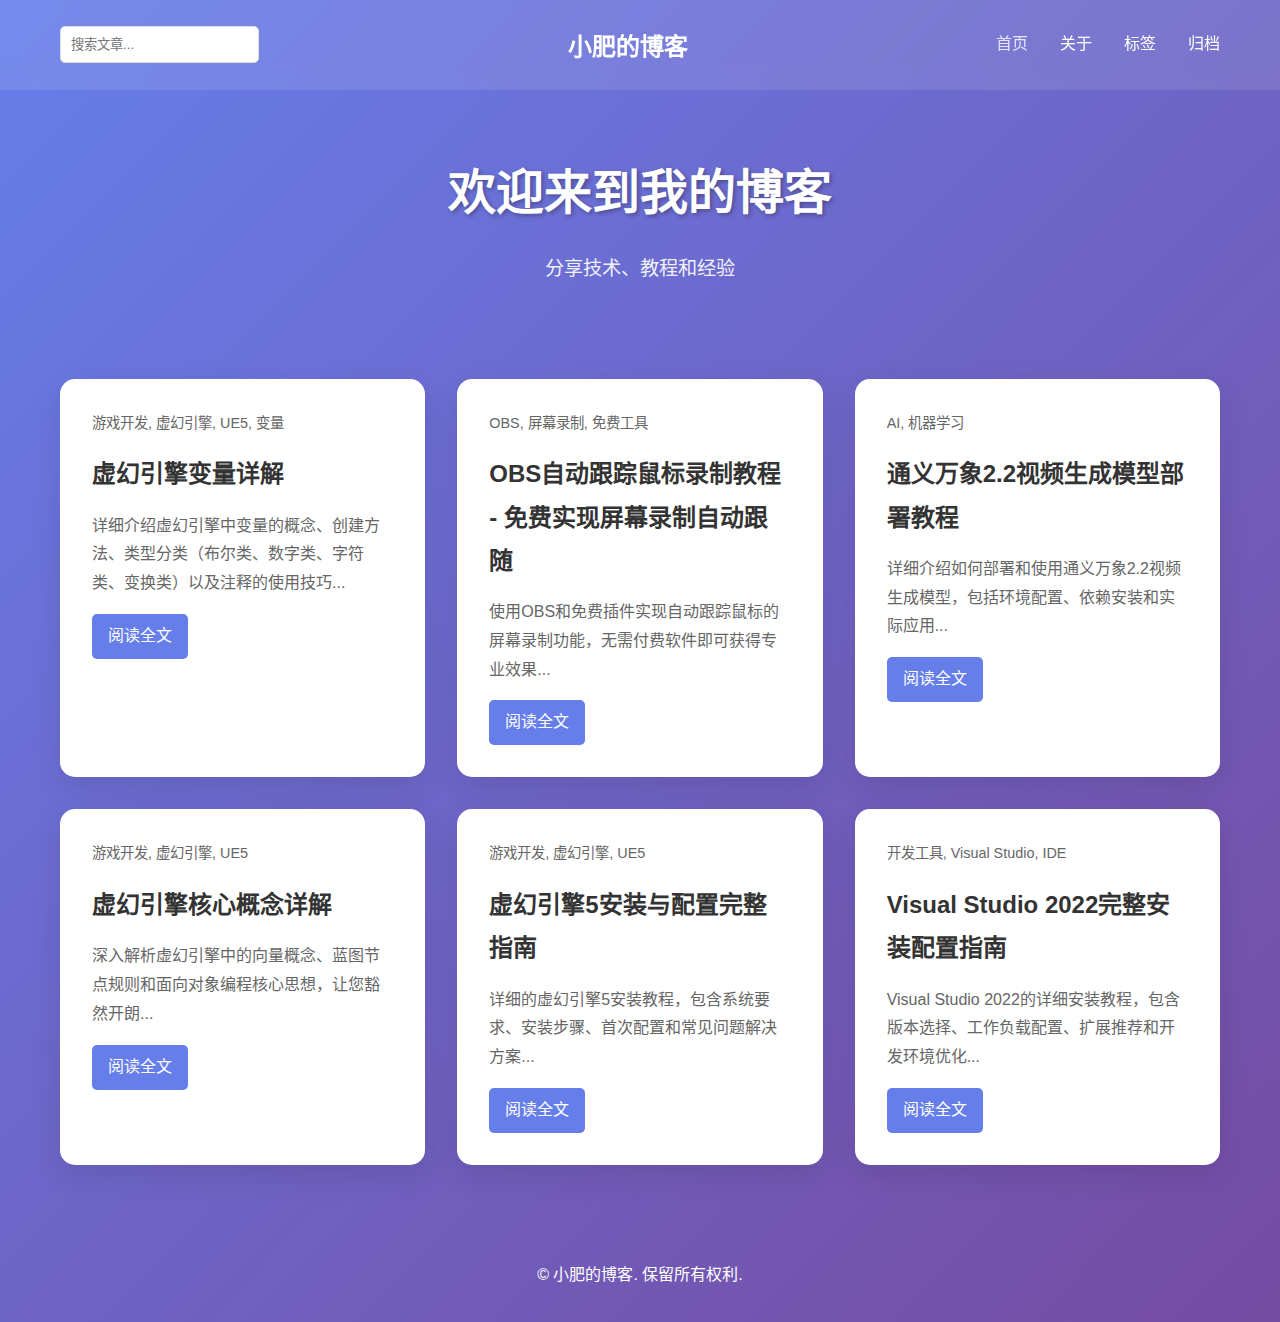
<file: index.html>
<!DOCTYPE html>
<html lang="zh-CN">
<head>
    <meta charset="UTF-8">
    <meta name="viewport" content="width=device-width, initial-scale=1.0">
    <title>小肥的博客 - 技术分享与教程</title>
    <link rel="icon" href="src/20d2718fd6ec4b049c2c5cb5e9e09e77preview.jpeg~tplv-a9rns2rl98-downsize_watermark_1_5.png" type="image/png">
    <link href="https://cdnjs.cloudflare.com/ajax/libs/font-awesome/6.0.0/css/all.min.css" rel="stylesheet">
    <link rel="stylesheet" href="css/style.css">
</head>
<body>
    <nav class="navbar">
        <div class="container">
            <h1 class="logo"><a href="index.html">小肥的博客</a></h1>
            <ul class="nav-links">
                <li><a href="index.html" class="active">首页</a></li>
                <li><a href="about.html">关于</a></li>
                <li><a href="tags.html">标签</a></li>
                <li><a href="archive.html">归档</a></li>
            </ul>
        </div>
    </nav>

    <header class="hero">
        <div class="container">
            <h1>欢迎来到我的博客</h1>
            <p>分享技术、教程和经验</p>
        </div>
    </header>

    <main class="container">
        <div class="blog-grid">
            <article class="blog-card">
                <div class="blog-meta">
                    <span class="tags">游戏开发, 虚幻引擎, UE5, 变量</span>
                </div>
                <h2><a href="posts/unreal-engine-variables-guide.html">虚幻引擎变量详解</a></h2>
                <p>详细介绍虚幻引擎中变量的概念、创建方法、类型分类（布尔类、数字类、字符类、变换类）以及注释的使用技巧...</p>
                <a href="posts/unreal-engine-variables-guide.html" class="read-more">阅读全文</a>
            </article>

            <article class="blog-card">
                <div class="blog-meta">
                    <span class="tags">OBS, 屏幕录制, 免费工具</span>
                </div>
                <h2><a href="posts/obs-auto-track-mouse-tutorial.html">OBS自动跟踪鼠标录制教程 - 免费实现屏幕录制自动跟随</a></h2>
                <p>使用OBS和免费插件实现自动跟踪鼠标的屏幕录制功能，无需付费软件即可获得专业效果...</p>
                <a href="posts/obs-auto-track-mouse-tutorial.html" class="read-more">阅读全文</a>
            </article>

            <article class="blog-card">
                <div class="blog-meta">
                    <span class="tags">AI, 机器学习</span>
                </div>
                <h2><a href="posts/通义万象2.2视频生成模型部署教程.html">通义万象2.2视频生成模型部署教程</a></h2>
                <p>详细介绍如何部署和使用通义万象2.2视频生成模型，包括环境配置、依赖安装和实际应用...</p>
                <a href="posts/通义万象2.2视频生成模型部署教程.html" class="read-more">阅读全文</a>
            </article>

            <article class="blog-card">
                <div class="blog-meta">
                    <span class="tags">游戏开发, 虚幻引擎, UE5</span>
                </div>
                <h2><a href="posts/unreal-engine-concepts-guide.html">虚幻引擎核心概念详解</a></h2>
                <p>深入解析虚幻引擎中的向量概念、蓝图节点规则和面向对象编程核心思想，让您豁然开朗...</p>
                <a href="posts/unreal-engine-concepts-guide.html" class="read-more">阅读全文</a>
            </article>

            <article class="blog-card">
                <div class="blog-meta">
                    <span class="tags">游戏开发, 虚幻引擎, UE5</span>
                </div>
                <h2><a href="posts/unreal-engine-install-guide.html">虚幻引擎5安装与配置完整指南</a></h2>
                <p>详细的虚幻引擎5安装教程，包含系统要求、安装步骤、首次配置和常见问题解决方案...</p>
                <a href="posts/unreal-engine-install-guide.html" class="read-more">阅读全文</a>
            </article>

            <article class="blog-card">
                <div class="blog-meta">
                    <span class="tags">开发工具, Visual Studio, IDE</span>
                </div>
                <h2><a href="posts/visual-studio-install-guide.html">Visual Studio 2022完整安装配置指南</a></h2>
                <p>Visual Studio 2022的详细安装教程，包含版本选择、工作负载配置、扩展推荐和开发环境优化...</p>
                <a href="posts/visual-studio-install-guide.html" class="read-more">阅读全文</a>
            </article>
        </div>
    </main>

    <footer class="footer">
        <div class="container">
            <p>&copy; 小肥的博客. 保留所有权利.</p>
        </div>
    </footer>

    <script src="js/blog.js"></script>
</body>
</html>
</file>
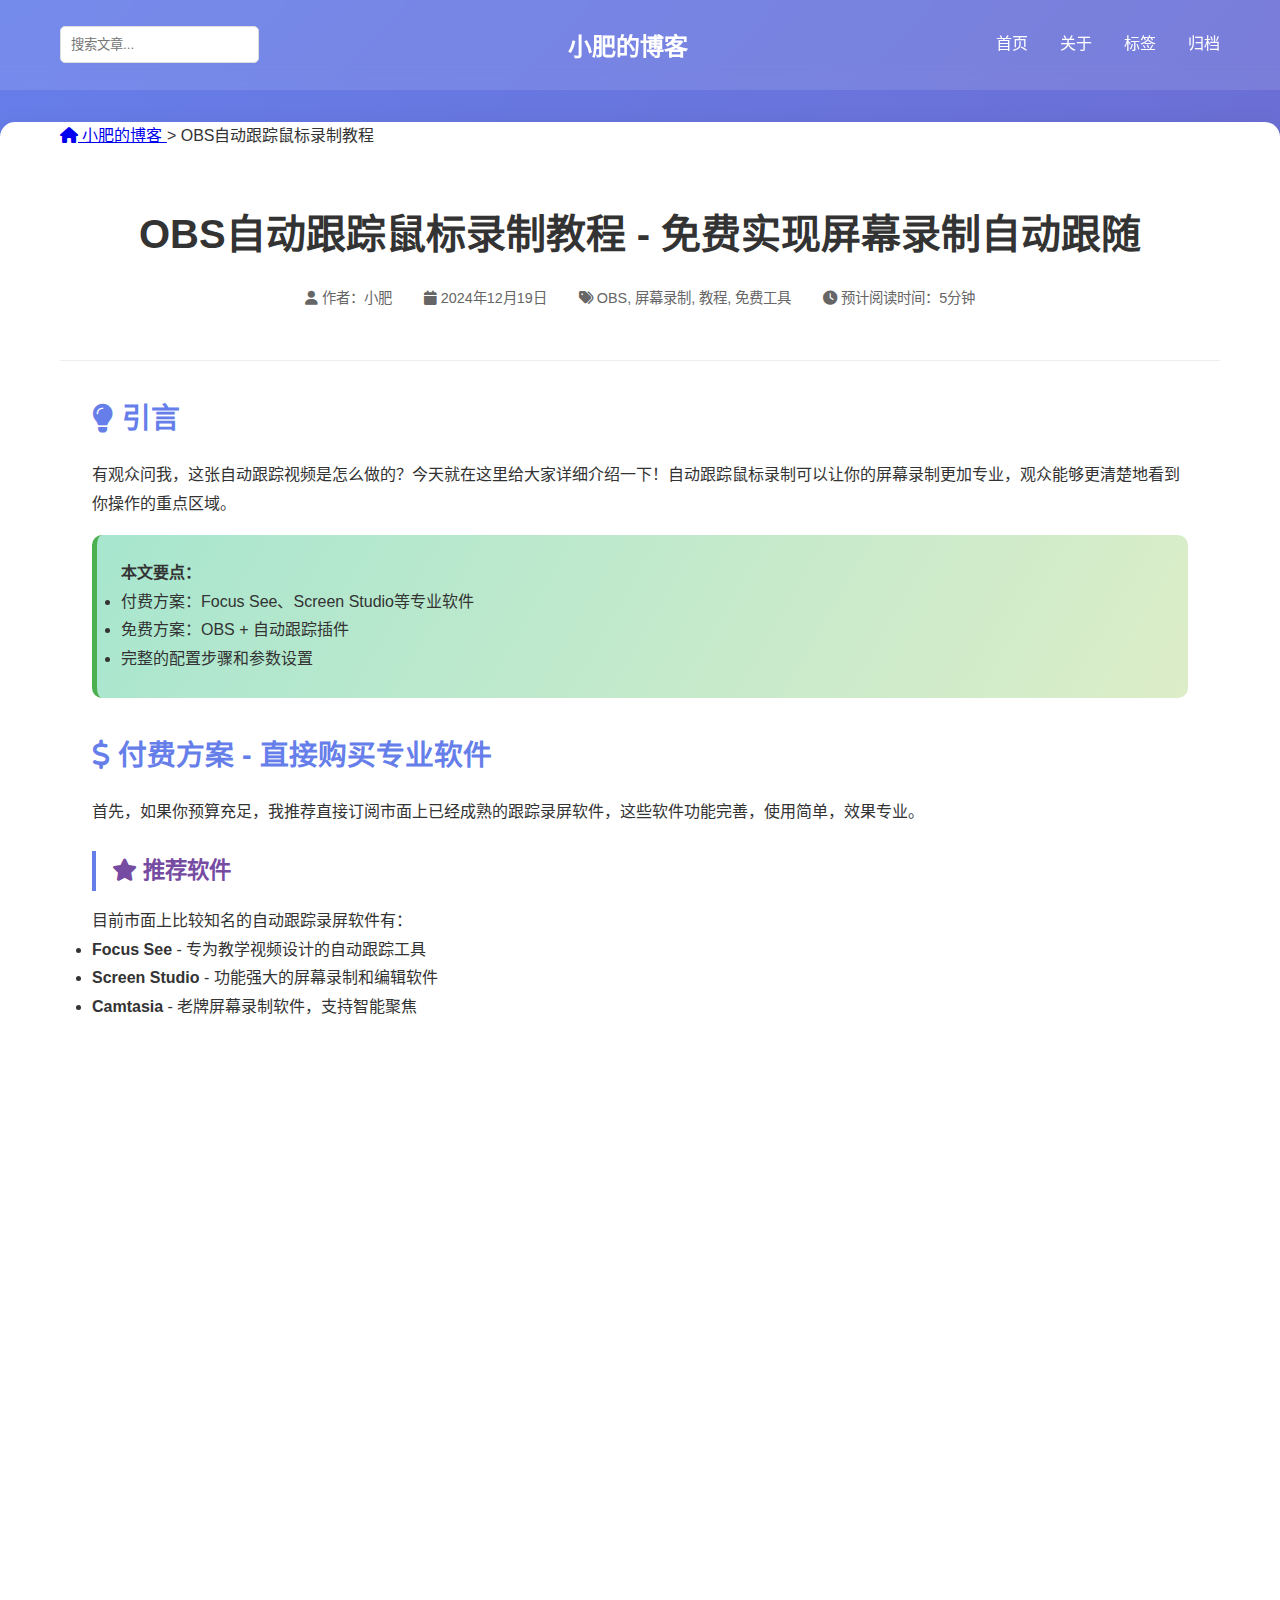
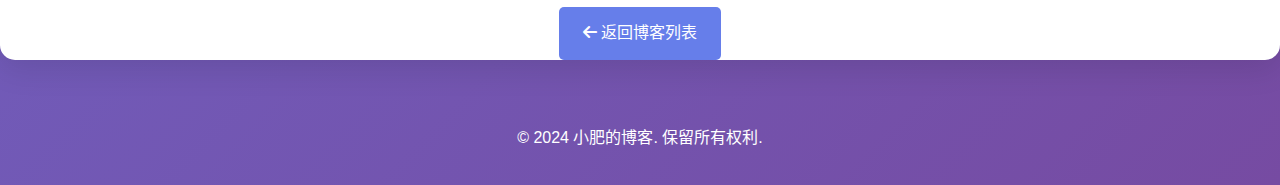
<file: posts/obs-auto-track-mouse-tutorial.html>
<!DOCTYPE html>
<html lang="zh-CN">
<head>
    <meta charset="UTF-8">
    <meta name="viewport" content="width=device-width, initial-scale=1.0">
    <title>OBS自动跟踪鼠标录制教程 - 免费实现屏幕录制自动跟随 - 小肥的博客</title>
    <meta name="description" content="使用OBS和免费插件实现自动跟踪鼠标的屏幕录制功能，无需付费软件即可获得专业效果">
    <meta name="keywords" content="OBS, 屏幕录制, 鼠标跟踪, 自动跟随, 免费教程">
    
    <link rel="icon" href="../src/20d2718fd6ec4b049c2c5cb5e9e09e77preview.jpeg~tplv-a9rns2rl98-downsize_watermark_1_5.png" type="image/png">
    <link href="https://cdnjs.cloudflare.com/ajax/libs/font-awesome/6.0.0/css/all.min.css" rel="stylesheet">
    <link rel="stylesheet" href="../css/style.css">
</head>
<body>
    <nav class="navbar">
        <div class="container">
            <h1 class="logo"><a href="../index.html">小肥的博客</a></h1>
            <ul class="nav-links">
                <li><a href="../index.html">首页</a></li>
                <li><a href="../about.html">关于</a></li>
                <li><a href="../tags.html">标签</a></li>
                <li><a href="../archive.html">归档</a></li>
            </ul>
        </div>
    </nav>

    <article class="blog-post">
        <div class="container">
            <!-- 面包屑导航 -->
            <nav class="breadcrumb">
                <a href="../index.html" class="breadcrumb-link">
                    <i class="fas fa-home"></i> 小肥的博客
                </a>
                <span class="breadcrumb-separator">&gt;</span>
                <span class="breadcrumb-current">OBS自动跟踪鼠标录制教程</span>
            </nav>

            <header class="post-header">
                <h1>OBS自动跟踪鼠标录制教程 - 免费实现屏幕录制自动跟随</h1>
                <div class="post-meta">
                    <span class="author"><i class="fas fa-user"></i> 作者：小肥</span>
                    <span class="date"><i class="fas fa-calendar"></i> 2024年12月19日</span>
                    <span class="tags"><i class="fas fa-tags"></i> OBS, 屏幕录制, 教程, 免费工具</span>
                    <span class="reading-time"><i class="fas fa-clock"></i> 预计阅读时间：5分钟</span>
                </div>
            </header>

            <div class="post-content">
                <!-- 文章摘要/引言 -->
                <div class="section">
                    <h2><i class="fas fa-lightbulb"></i> 引言</h2>
                    <p>有观众问我，这张自动跟踪视频是怎么做的？今天就在这里给大家详细介绍一下！自动跟踪鼠标录制可以让你的屏幕录制更加专业，观众能够更清楚地看到你操作的重点区域。</p>
                    
                    <div class="highlight">
                        <strong>本文要点：</strong>
                        <ul>
                            <li>付费方案：Focus See、Screen Studio等专业软件</li>
                            <li>免费方案：OBS + 自动跟踪插件</li>
                            <li>完整的配置步骤和参数设置</li>
                        </ul>
                    </div>
                </div>

                <!-- 第一部分 -->
                <div class="section">
                    <h2><i class="fas fa-dollar-sign"></i> 付费方案 - 直接购买专业软件</h2>
                    <p>首先，如果你预算充足，我推荐直接订阅市面上已经成熟的跟踪录屏软件，这些软件功能完善，使用简单，效果专业。</p>
                    
                    <div class="subsection">
                        <h3><i class="fas fa-star"></i> 推荐软件</h3>
                        <p>目前市面上比较知名的自动跟踪录屏软件有：</p>
                        <ul>
                            <li><strong>Focus See</strong> - 专为教学视频设计的自动跟踪工具</li>
                            <li><strong>Screen Studio</strong> - 功能强大的屏幕录制和编辑软件</li>
                            <li><strong>Camtasia</strong> - 老牌屏幕录制软件，支持智能聚焦</li>
                        </ul>
                    </div>
                </div>

                <!-- 第二部分 -->
                <div class="section">
                    <h2><i class="fas fa-tools"></i> 免费方案 - OBS + 插件实现</h2>
                    <p>这时候有人要问了，有没有更便宜的方案？有的有的！我们可以使用OBS加插件实现类似的功能，完全免费！</p>
                    
                    <!-- 步骤列表示例 -->
                    <div class="steps">
                        <div class="step">
                            <h3><i class="fas fa-download"></i> 第一步：下载和安装</h3>
                            <ol>
                                <li>首先在<a href="https://obsproject.com/" target="_blank">OBS官网</a>下载OBS Studio</li>
                                <li>接着去Github下载插件脚本：<a href="https://github.com/BlankSourceCode/obs-zoom-to-mouse" target="_blank">obs-zoom-to-mouse</a></li>
                                <li>或者直接下载本地已准备好的脚本：<a href="../src/obs-zoom-to-mouse.lua" download="obs-zoom-to-mouse.lua">点击下载obs-zoom-to-mouse.lua</a></li>
                                <li>将下载的lua脚本保存到本地</li>
                        </ol>
                        </div>

                        <div class="step">
                            <h3><i class="fas fa-cog"></i> 第二步：配置OBS和插件</h3>
                            <ol>
                                <li>打开OBS，添加一个"显示捕获"源</li>
                                <li>点击OBS上方菜单栏的"工具"</li>
                                <li>选择"脚本"</li>
                                <li>点击加号，选择刚才下载的obs-zoom-to-mouse.lua脚本</li>
                            </ol>
                        </div>

                        <div class="step">
                            <h3><i class="fas fa-keyboard"></i> 第三步：设置快捷键</h3>
                            <ol>
                                <li>打开OBS设置(File -> Settings)</li>
                                <li>选择"热键"选项卡</li>
                                <li>找到"Toggle zoom to mouse"，设置一个快捷键</li>
                                <li>可以设置"Toggle follow mouse during zoom"作为可选功能</li>
                                <li>点击确定保存设置</li>
                            </ol>
                        </div>
                    </div>
                </div>

                <!-- 第三部分 -->
                <div class="section">
                    <h2><i class="fas fa-sliders-h"></i> 参数设置详解</h2>
                    <p>为了让自动跟踪效果更好，我们需要调整一些关键参数：</p>
                    
                    <div class="subsection">
                        <h3><i class="fas fa-search-plus"></i> 缩放相关参数</h3>
                        <ul>
                            <li><strong>Zoom Factor</strong> - 缩放倍数，建议设置为2-3倍</li>
                            <li><strong>Zoom Speed</strong> - 缩放速度，建议中等速度</li>
                            <li><strong>Auto follow mouse</strong> - 自动跟随鼠标，建议开启</li>
                        </ul>
                    </div>

                    <div class="subsection">
                        <h3><i class="fas fa-crosshairs"></i> 跟随相关参数</h3>
                        <ul>
                            <li><strong>Follow Speed</strong> - 跟随速度，建议设置为中等</li>
                            <li><strong>Follow Border</strong> - 边界触发距离，建议设置为10-15%</li>
                            <li><strong>Lock Sensitivity</strong> - 锁定灵敏度，根据需求调整</li>
                        </ul>
                    </div>

                    <!-- 警告框示例 -->
                    <div class="warning">
                        <strong><i class="fas fa-exclamation-triangle"></i> 注意事项：</strong>
                        <ul>
                            <li>确保显示捕获源的设置正确，建议使用"按内边界缩放"</li>
                            <li>如果更改了显示器设置，需要重新添加显示捕获源</li>
                            <li>录制前最好先测试快捷键是否正常工作</li>
                        </ul>
                    </div>
                </div>

                <!-- 总结部分 -->
                <div class="section">
                    <h2><i class="fas fa-lightbulb"></i> 总结与展望</h2>
                    <p>通过以上步骤，你就可以使用完全免费的工具实现自动跟踪鼠标的屏幕录制功能了！虽然相比付费软件可能需要一些手动配置，但效果同样出色。</p>
                    
                    <div class="highlight">
                        <strong>下一步行动：</strong>
                        <ul>
                            <li>下载OBS和插件脚本开始尝试</li>
                            <li>根据自己的需求调整参数设置</li>
                            <li>录制一段测试视频检查效果</li>
                        </ul>
                    </div>
                </div>

                <!-- 扩展学习资源 -->
                <div class="section">
                    <h2><i class="fas fa-graduation-cap"></i> 扩展学习资源</h2>
                    <ul>
                        <li><i class="fas fa-book"></i> <a href="https://github.com/BlankSourceCode/obs-zoom-to-mouse">OBS Zoom to Mouse 官方文档</a> - 插件详细说明和配置指南</li>
                        <li><i class="fas fa-video"></i> <a href="https://obsproject.com/wiki/">OBS官方Wiki</a> - OBS使用教程和技巧</li>
                        <li><i class="fas fa-code"></i> <a href="https://obsproject.com/forum/">OBS社区论坛</a> - 与其他用户交流经验</li>
                    </ul>
                </div>
            </div>

            <nav class="post-nav">
                <a href="../index.html" class="nav-link">
                    <i class="fas fa-arrow-left"></i>
                    返回博客列表
                </a>
            </nav>
        </div>
    </article>

    <footer class="footer">
        <div class="container">
            <p>&copy; 2024 小肥的博客. 保留所有权利.</p>
        </div>
    </footer>

    <script src="../js/blog.js"></script>
</body>
</html>
</file>
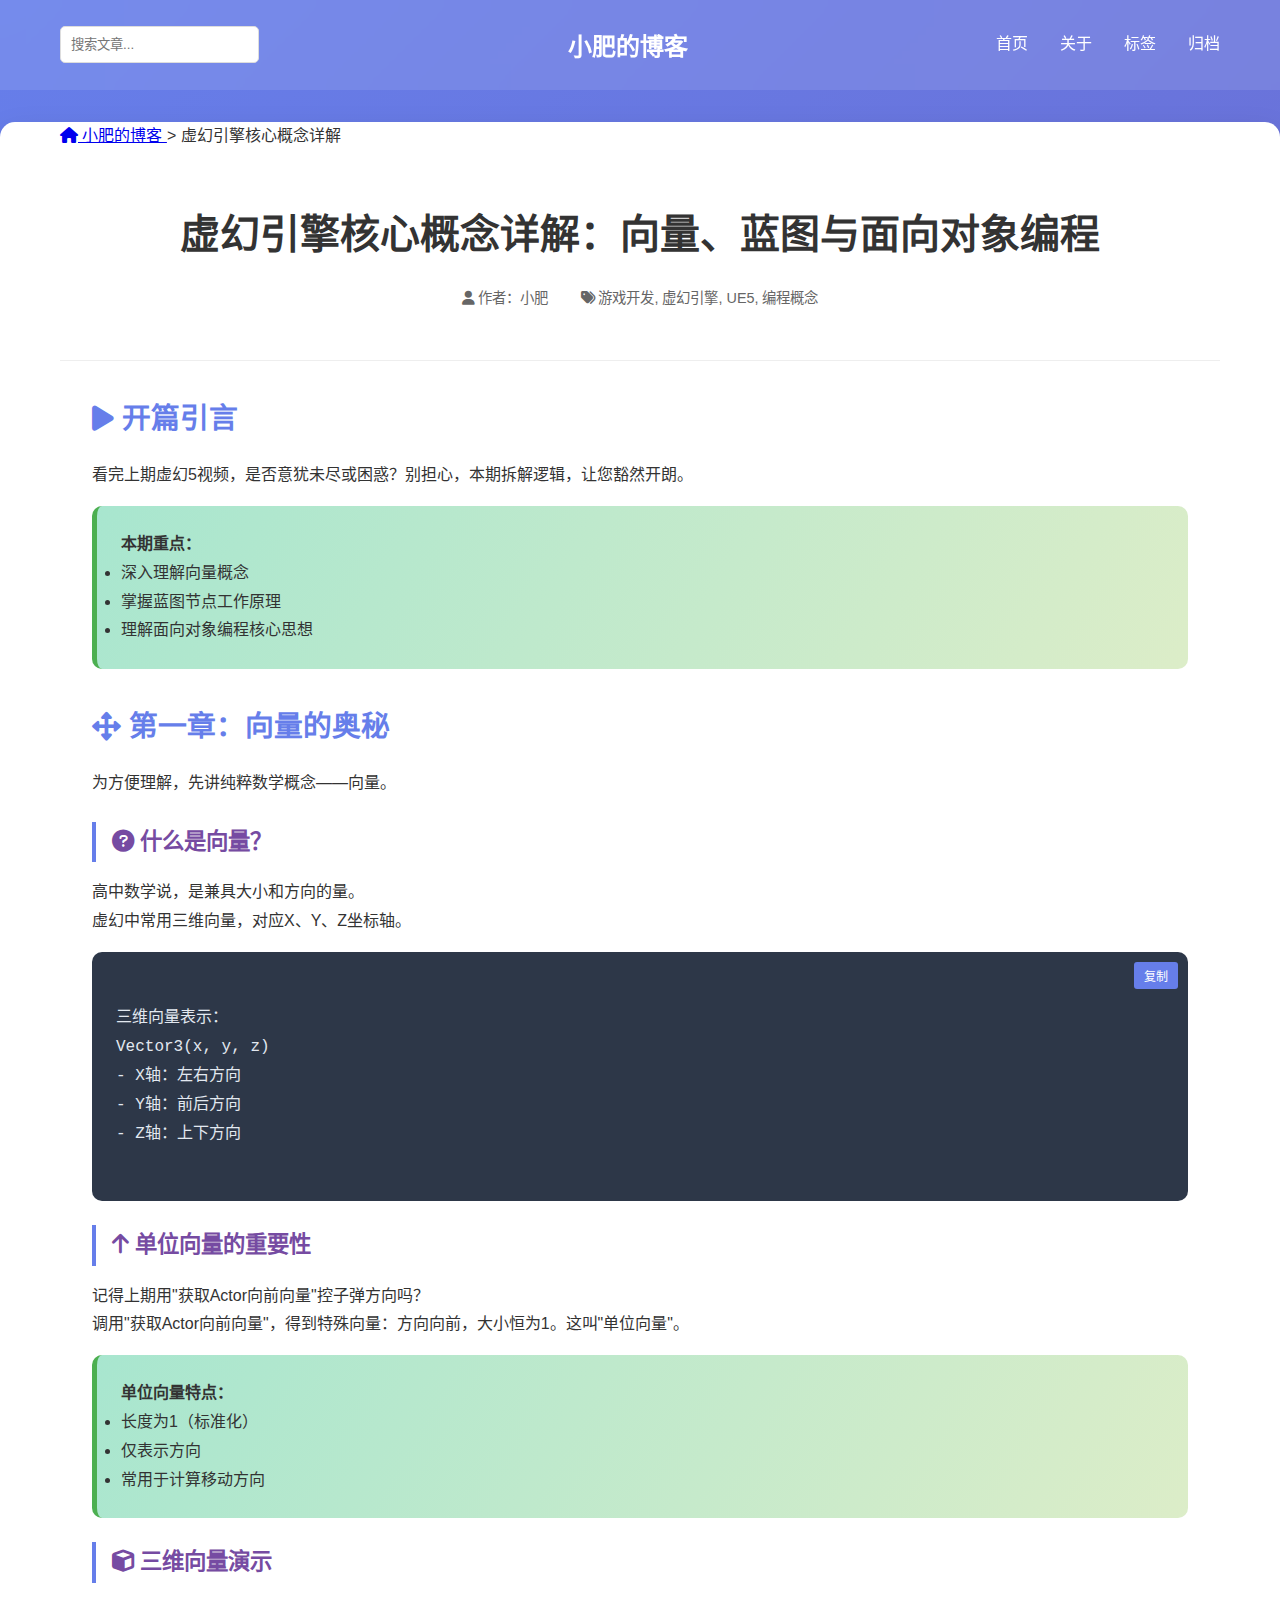
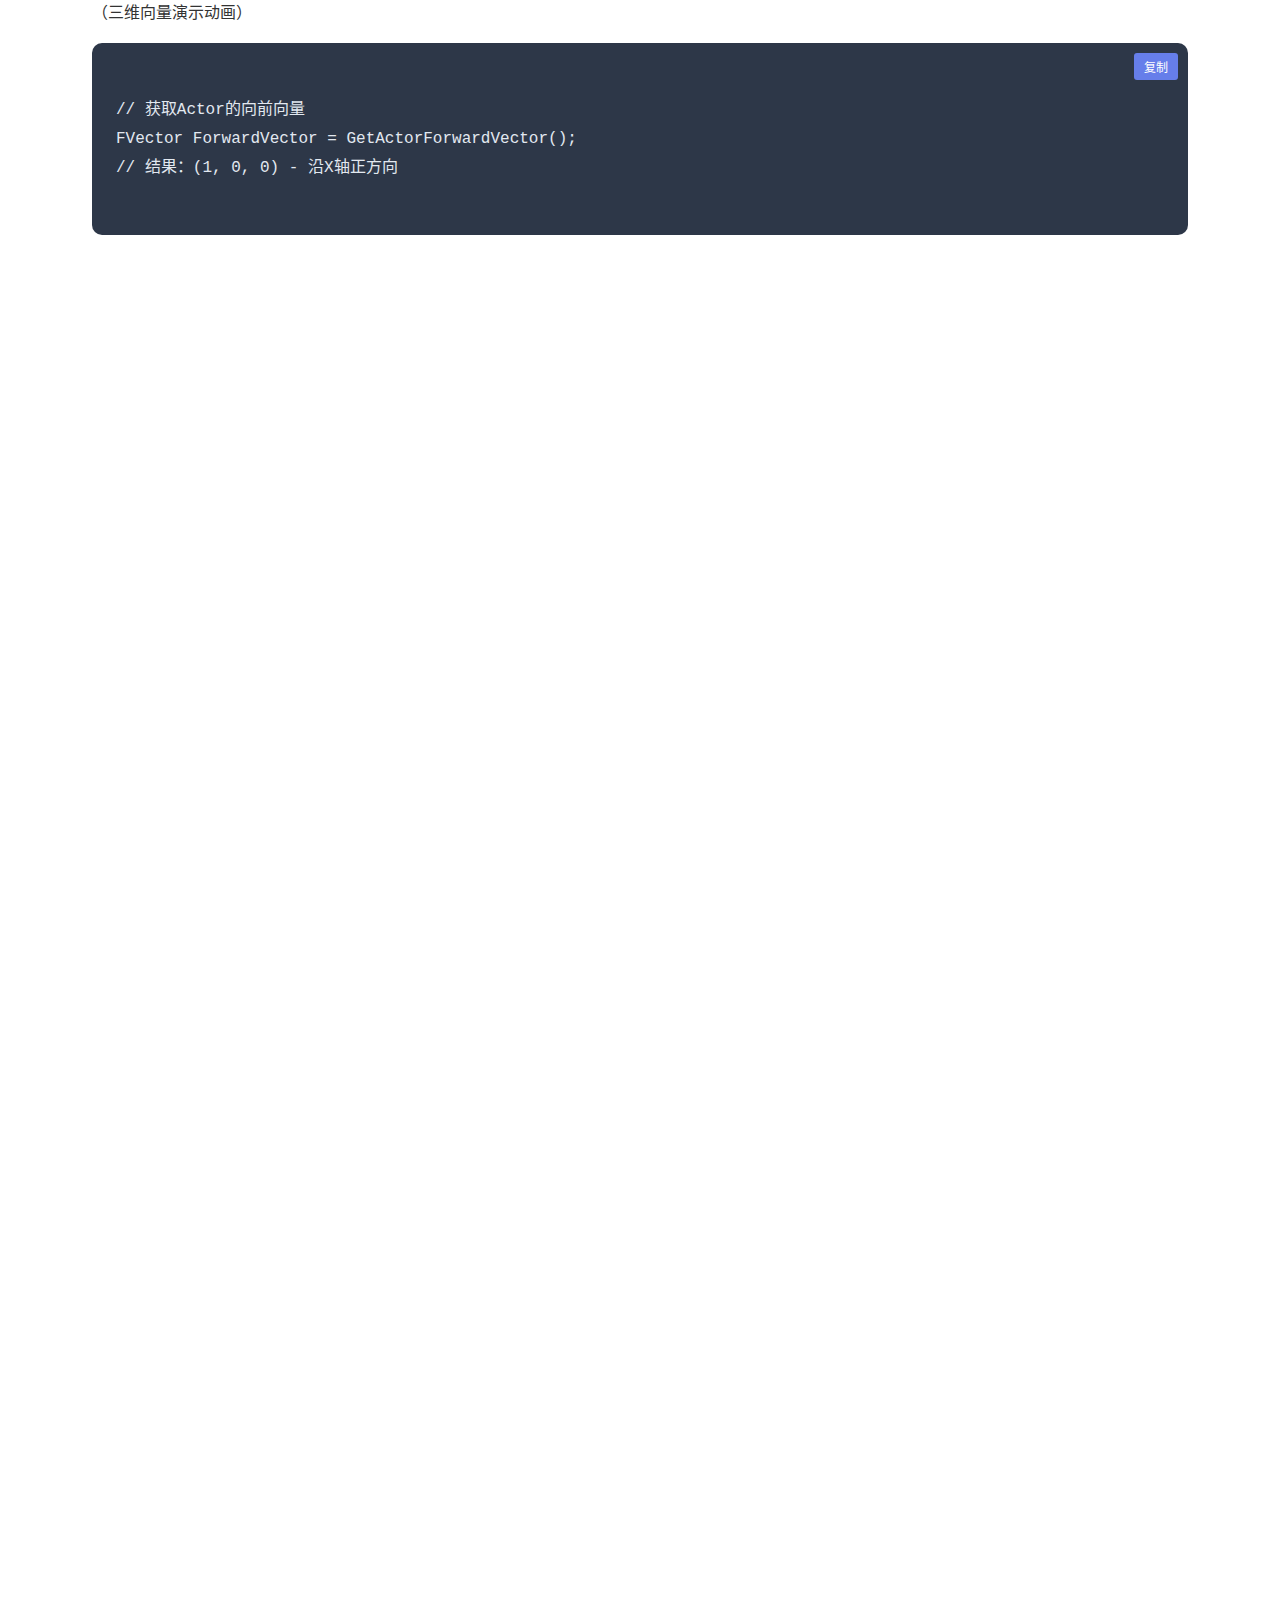
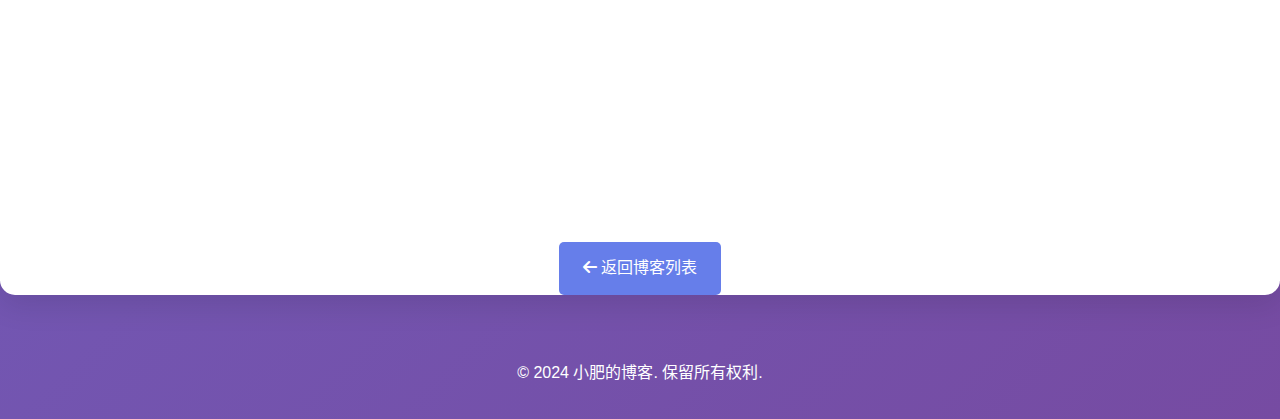
<file: posts/unreal-engine-concepts-guide.html>
<!DOCTYPE html>
<html lang="zh-CN">
<head>
    <meta charset="UTF-8">
    <meta name="viewport" content="width=device-width, initial-scale=1.0">
    <title>虚幻引擎核心概念详解：向量、蓝图与面向对象编程 - 小肥的博客</title>
    <link rel="icon" href="../src/20d2718fd6ec4b049c2c5cb5e9e09e77preview.jpeg~tplv-a9rns2rl98-downsize_watermark_1_5.png" type="image/png">
    <link href="https://cdnjs.cloudflare.com/ajax/libs/font-awesome/6.0.0/css/all.min.css" rel="stylesheet">
    <link rel="stylesheet" href="../css/style.css">
</head>
<body>
    <nav class="navbar">
        <div class="container">
            <h1 class="logo"><a href="../index.html">小肥的博客</a></h1>
            <ul class="nav-links">
                <li><a href="../index.html">首页</a></li>
                <li><a href="../about.html">关于</a></li>
                <li><a href="../tags.html">标签</a></li>
                <li><a href="../archive.html">归档</a></li>
            </ul>
        </div>
    </nav>

    <article class="blog-post">
        <div class="container">
            <nav class="breadcrumb">
                <a href="../index.html" class="breadcrumb-link">
                    <i class="fas fa-home"></i> 小肥的博客
                </a>
                <span class="breadcrumb-separator">&gt;</span>
                <span class="breadcrumb-current">虚幻引擎核心概念详解</span>
            </nav>
            
            <header class="post-header">
                <h1>虚幻引擎核心概念详解：向量、蓝图与面向对象编程</h1>
                <div class="post-meta">
                    <span class="author"><i class="fas fa-user"></i> 作者：小肥</span>
                    <span class="tags"><i class="fas fa-tags"></i> 游戏开发, 虚幻引擎, UE5, 编程概念</span>
                </div>
            </header>

            <div class="post-content">
                <div class="section">
                    <h2><i class="fas fa-play"></i> 开篇引言</h2>
                    <p>看完上期虚幻5视频，是否意犹未尽或困惑？别担心，本期拆解逻辑，让您豁然开朗。</p>
                    
                    <div class="highlight">
                        <strong>本期重点：</strong>
                        <ul>
                            <li>深入理解向量概念</li>
                            <li>掌握蓝图节点工作原理</li>
                            <li>理解面向对象编程核心思想</li>
                        </ul>
                    </div>
                </div>

                <div class="section">
                    <h2><i class="fas fa-arrows-alt"></i> 第一章：向量的奥秘</h2>
                    
                    <p>为方便理解，先讲纯粹数学概念——向量。</p>
                    
                    <div class="subsection">
                        <h3><i class="fas fa-question-circle"></i> 什么是向量？</h3>
                        <p>高中数学说，是兼具大小和方向的量。</p>
                        <p>虚幻中常用三维向量，对应X、Y、Z坐标轴。</p>
                        
                        <div class="code-block">
三维向量表示：
Vector3(x, y, z)
- X轴：左右方向
- Y轴：前后方向  
- Z轴：上下方向
                        </div>
                    </div>

                    <div class="subsection">
                        <h3><i class="fas fa-arrow-up"></i> 单位向量的重要性</h3>
                        <p>记得上期用"获取Actor向前向量"控子弹方向吗？</p>
                        <p>调用"获取Actor向前向量"，得到特殊向量：方向向前，大小恒为1。这叫"单位向量"。</p>
                        
                        <div class="highlight">
                            <strong>单位向量特点：</strong>
                            <ul>
                                <li>长度为1（标准化）</li>
                                <li>仅表示方向</li>
                                <li>常用于计算移动方向</li>
                            </ul>
                        </div>
                    </div>

                    <div class="subsection">
                        <h3><i class="fas fa-cube"></i> 三维向量演示</h3>
                        <p>（三维向量演示动画）</p>
                        <div class="code-block">
// 获取Actor的向前向量
FVector ForwardVector = GetActorForwardVector();
// 结果：(1, 0, 0) - 沿X轴正方向
                        </div>
                    </div>
                </div>

                <div class="section">
                    <h2><i class="fas fa-project-diagram"></i> 第二章：蓝图节点规则</h2>
                    
                    <p>接下来看蓝图节点规则。</p>
                    
                    <div class="subsection">
                        <h3><i class="fas fa-sign-in-alt"></i> 输入与输出</h3>
                        <p>蓝图节点左侧是输入，右侧是输出。</p>
                        
                        <div class="code-block">
以加法节点为例：
左侧输入：A、B（相加数值）
右侧输出：Result（计算总和）
                        </div>
                    </div>

                    <div class="subsection">
                        <h3><i class="fas fa-link"></i> 数据流规则</h3>
                        <p>蓝图节点可无数据输入，但必须有输出，否则逻辑无法延续，无意义。</p>
                        
                        <div class="warning">
                            <strong><i class="fas fa-exclamation-triangle"></i> 重要原则：</strong>
                            <ul>
                                <li>每个节点必须有明确的输出</li>
                                <li>数据流从左到右流动</li>
                                <li>执行流从上到下执行</li>
                            </ul>
                        </div>
                    </div>
                </div>

                <div class="section">
                    <h2><i class="fas fa-sitemap"></i> 第三章：面向对象编程核心</h2>
                    
                    <p>讲完向量和蓝图节点，再聊核心概念：类。</p>
                    <p>上期提到但不够具体。这是<strong>"面向对象编程"</strong>基石。</p>

                    <div class="subsection">
                        <h3><i class="fas fa-globe"></i> 创世比喻理解</h3>
                        <p>用创世比喻理解：您是创世神，要在空世界创造生命。</p>
                        <p>需创造万千生物，设计每种的形态和习性，工作量大。</p>
                        
                        <div class="highlight">
                            <strong>聪明的解决方案：</strong>
                            <p>先提炼共性：归纳生命体共有特征为"生物"模板。</p>
                            <p>在此基础上，从"生物"提取能动、有感觉的特征，归纳为"动物"类。</p>
                            <p>再细分出"犬科""猫科"等。</p>
                        </div>
                    </div>

                    <div class="subsection">
                        <h3><i class="fas fa-code"></i> 类与对象的关系</h3>
                        <p>这种层层归纳、继承和细化，是面向对象核心。</p>
                        <p>程序世界里，这些"模板"或"设计图"就是类。</p>
                        
                        <div class="code-block">
类的构成：
- 属性（数据）
- 行为（方法/函数）
                        </div>
                        
                        <p>通过类创造的具体生物，是对象或实例。</p>
                        <p>现在明白程序运行时，操作的是一个个"对象"。</p>
                    </div>

                    <div class="subsection">
                        <h3><i class="fas fa-user"></i> Self关键字的理解</h3>
                        <p>上期说"获取Actor向前向量"左侧传入角色本身，Self代指"角色"这个对象。</p>
                        <p>它告诉节点："请获取我自己的向前向量。"</p>
                        
                        <div class="code-block">
// 伪代码示例
dog = Dog()  // 创建狗对象
dog.bark()   // 调用自己的行为
                        </div>
                    </div>

                    <div class="subsection">
                        <h3><i class="fas fa-dog"></i> 实例演示</h3>
                        <p>举个例子："狗"类有"汪汪叫"的行为。</p>
                        
                        <div class="code-block">
// 狗自己想叫时，行为是内在、自发的
self.bark()  // self指代狗对象自身

// 主人想让它叫时，需先明确"哪只狗"，再命令
my_dog = Dog()  // 先根据"狗"这个类，创造一只具体的狗
my_dog.bark()   // 主人通过引用，命令这只特定的狗去叫
                        </div>
                        
                        <div class="highlight">
                            <strong>关键区别：</strong>
                            <ul>
                                <li>Self：对象内部调用自己的行为</li>
                                <li>实例引用：外部对象调用特定实例的行为</li>
                            </ul>
                        </div>
                    </div>
                </div>

                <div class="section">
                    <h2><i class="fas fa-lightbulb"></i> 总结与展望</h2>
                    
                    <p>通过本期学习，我们深入理解了：</p>
                    <ul>
                        <li>向量在虚幻引擎中的重要作用</li>
                        <li>蓝图节点的工作原理和数据流向</li>
                        <li>面向对象编程的核心思想和实际应用</li>
                    </ul>
                    
                    <div class="highlight">
                        <strong>下一步学习建议：</strong>
                        <ul>
                            <li>实践使用向量控制游戏对象移动</li>
                            <li>尝试创建自己的蓝图节点</li>
                            <li>设计简单的类结构来实现游戏功能</li>
                        </ul>
                    </div>
                </div>

                <div class="section">
                    <h2><i class="fas fa-graduation-cap"></i> 扩展学习资源</h2>
                    <ul>
                        <li><i class="fas fa-book"></i> <a href="https://docs.unrealengine.com/">虚幻引擎官方文档 - 向量数学</a></li>
                        <li><i class="fas fa-video"></i> <a href="https://www.unrealengine.com/zh-CN/onlinelearning">Epic在线学习 - 蓝图基础</a></li>
                        <li><i class="fas fa-code"></i> <a href="https://forums.unrealengine.com/">社区论坛 - 面向对象讨论</a></li>
                    </ul>
                </div>
            </div>

            <nav class="post-nav">
                <a href="../index.html" class="nav-link">
                    <i class="fas fa-arrow-left"></i>
                    返回博客列表
                </a>
            </nav>
        </div>
    </article>

    <footer class="footer">
        <div class="container">
            <p>&copy; 2024 小肥的博客. 保留所有权利.</p>
        </div>
    </footer>

    <script src="../js/blog.js"></script>
</body>
</html>
</file>
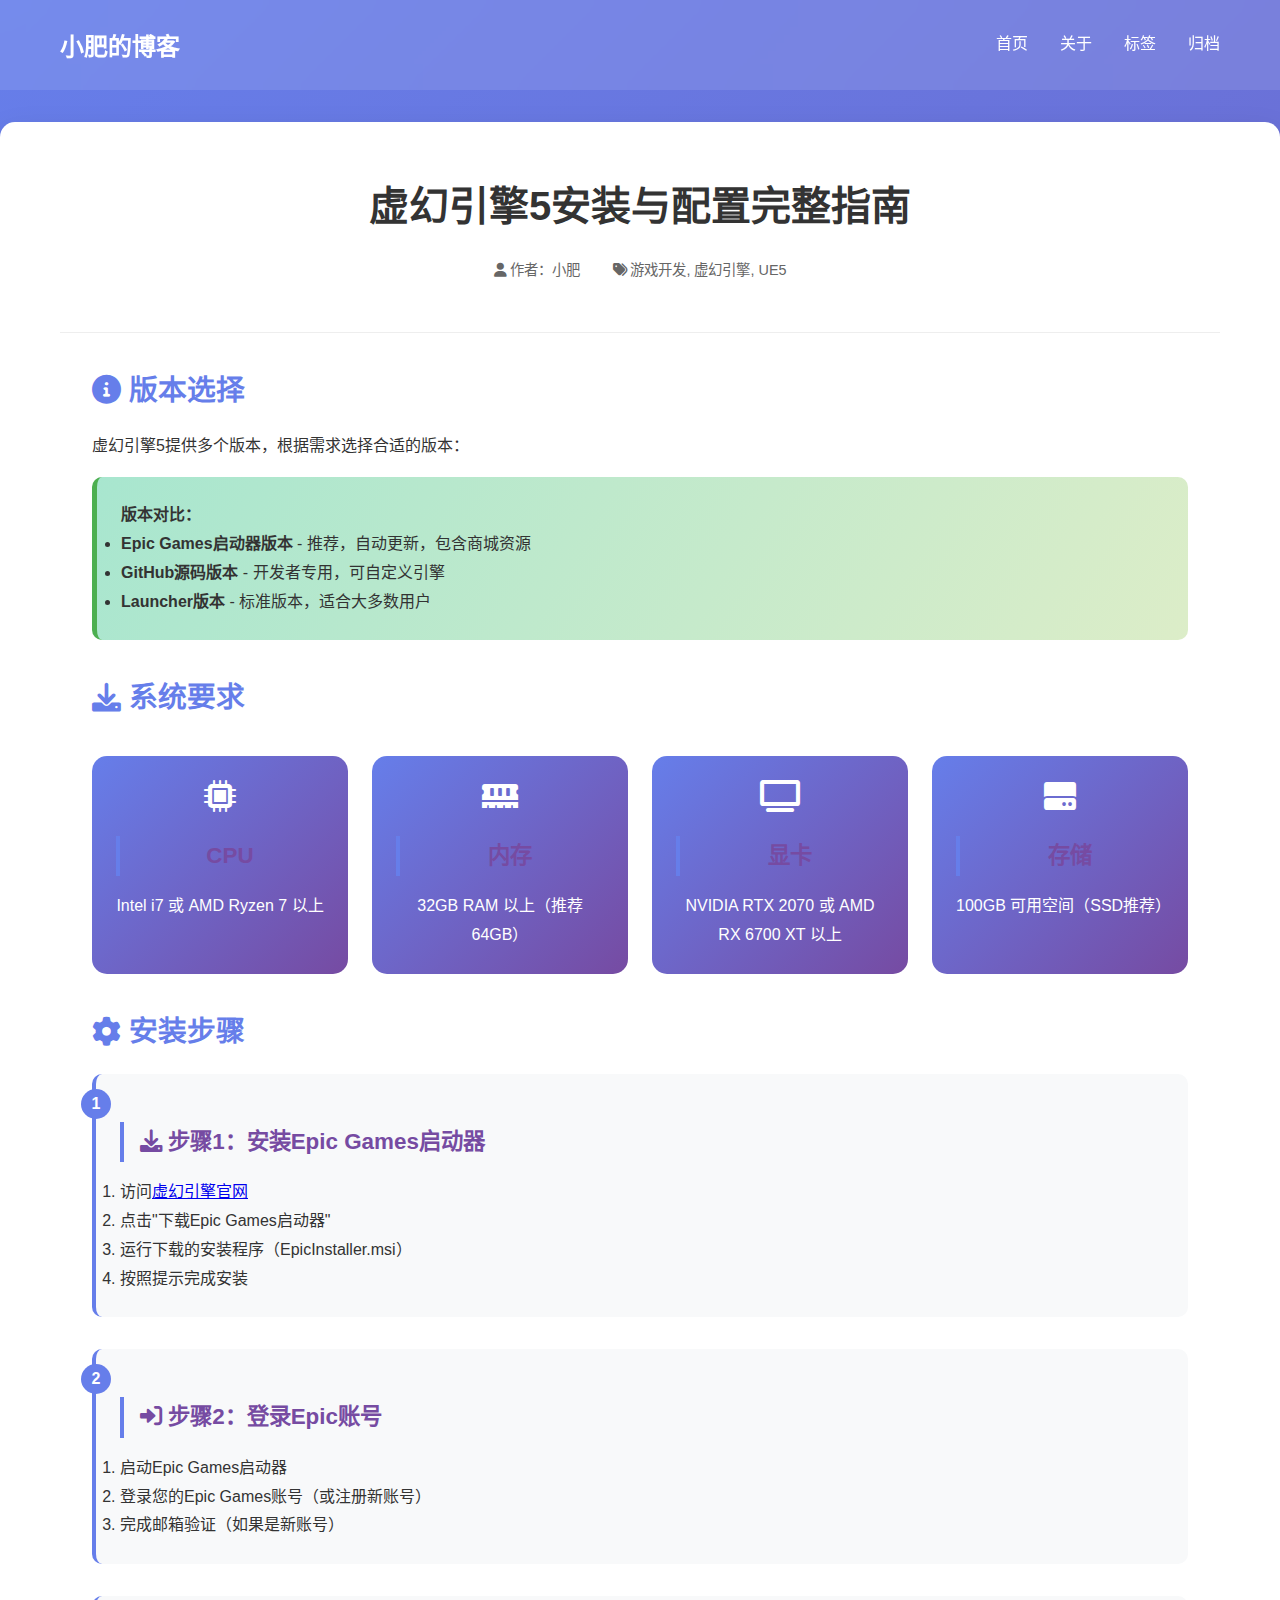
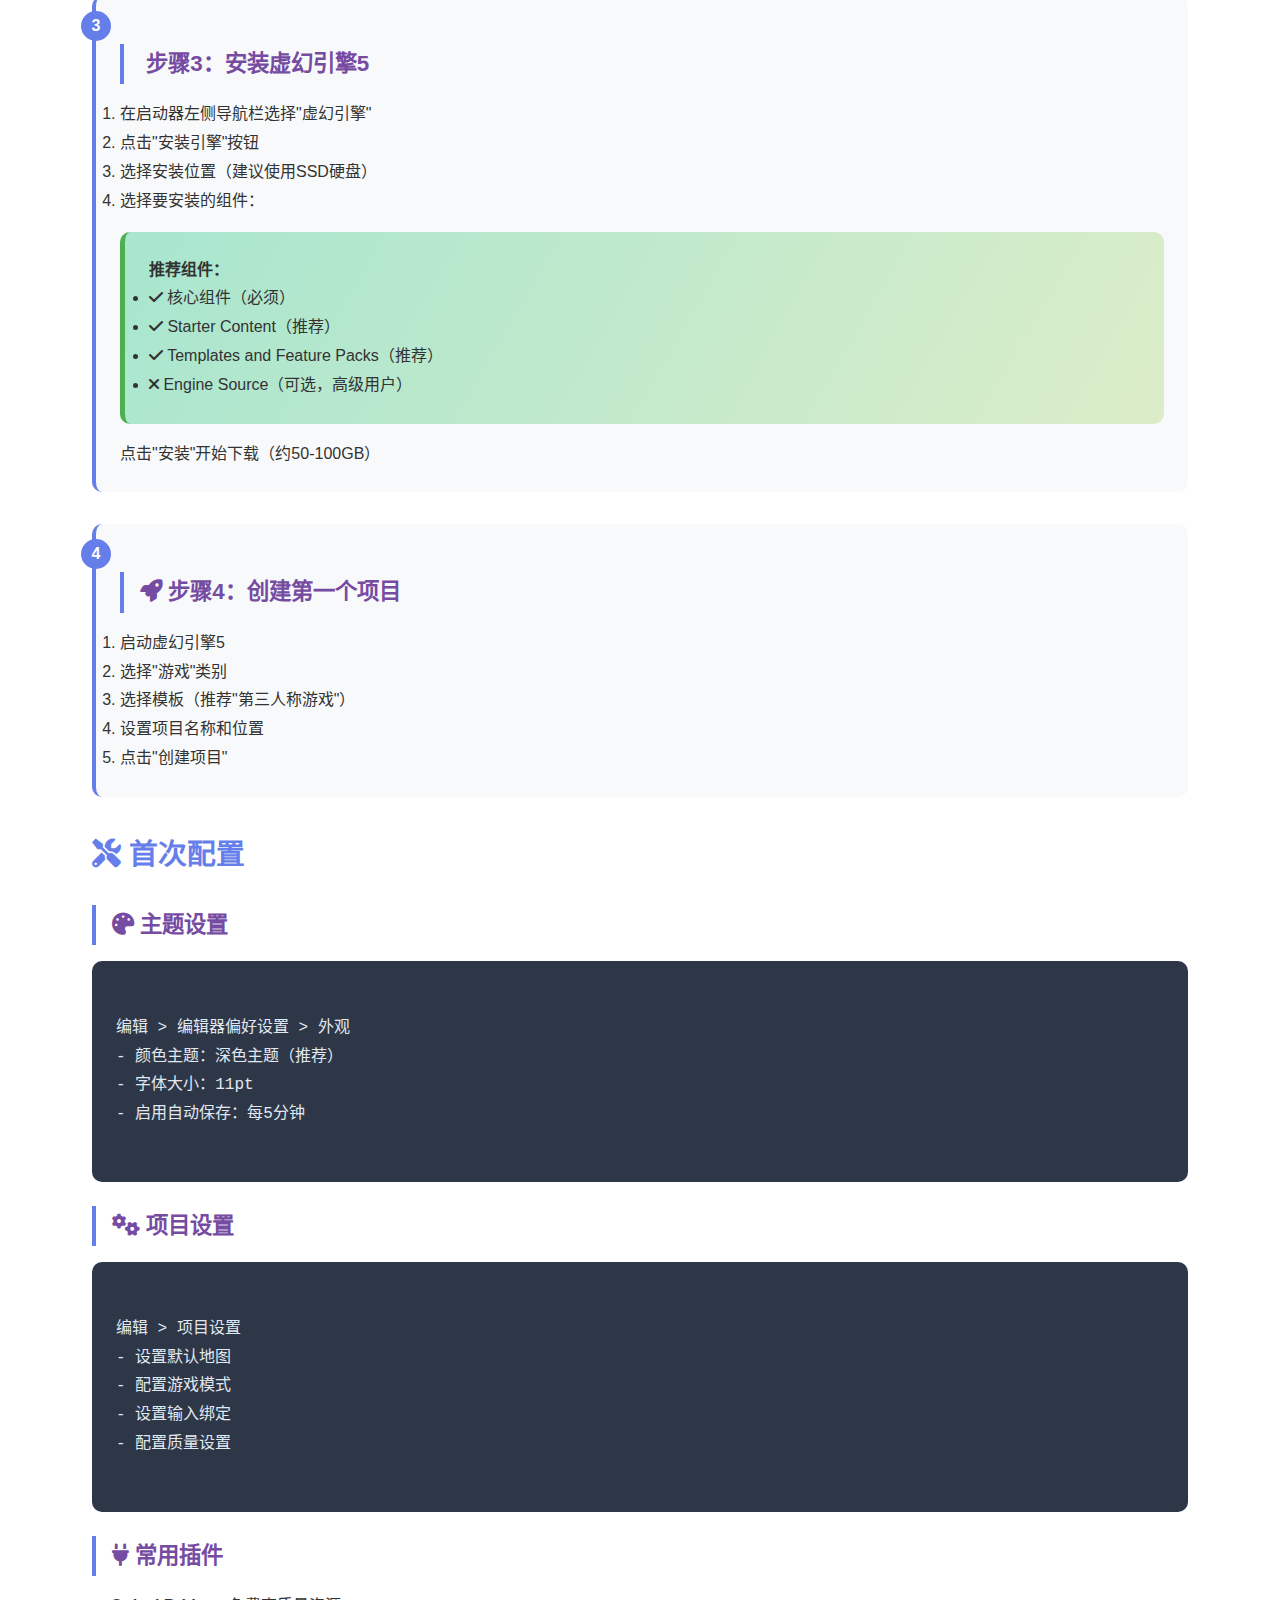
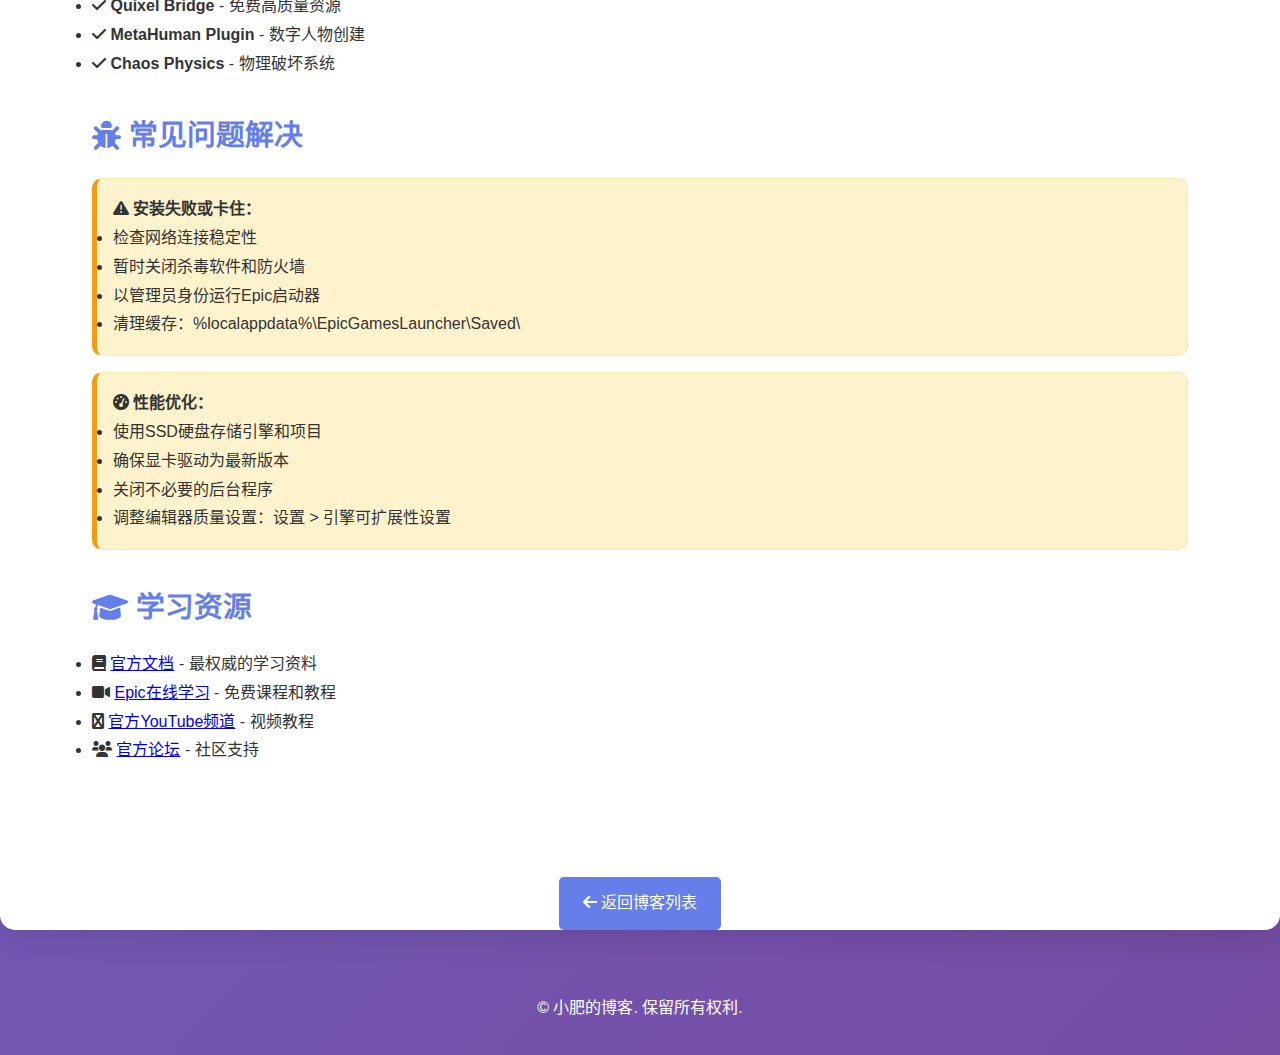
<file: posts/unreal-engine-install-guide.html>
<!DOCTYPE html>
<html lang="zh-CN">
<head>
    <meta charset="UTF-8">
    <meta name="viewport" content="width=device-width, initial-scale=1.0">
    <title>虚幻引擎5安装与配置完整指南 - 小肥的博客</title>
    <link rel="icon" href="../src/20d2718fd6ec4b049c2c5cb5e9e09e77preview.jpeg~tplv-a9rns2rl98-downsize_watermark_1_5.png" type="image/png">
    <link href="https://cdnjs.cloudflare.com/ajax/libs/font-awesome/6.0.0/css/all.min.css" rel="stylesheet">
    <link rel="stylesheet" href="../css/style.css">
</head>
<body>
    <nav class="navbar">
        <div class="container">
            <h1 class="logo"><a href="../index.html">小肥的博客</a></h1>
            <ul class="nav-links">
                <li><a href="../index.html">首页</a></li>
                <li><a href="../about.html">关于</a></li>
                <li><a href="../tags.html">标签</a></li>
                <li><a href="../archive.html">归档</a></li>
            </ul>
        </div>
    </nav>

    <article class="blog-post">
        <div class="container">
            <header class="post-header">
                <h1>虚幻引擎5安装与配置完整指南</h1>
                <div class="post-meta">
                    <span class="author"><i class="fas fa-user"></i> 作者：小肥</span>
                    <span class="tags"><i class="fas fa-tags"></i> 游戏开发, 虚幻引擎, UE5</span>
                </div>
            </header>

            <div class="post-content">
                <div class="section">
                    <h2><i class="fas fa-info-circle"></i> 版本选择</h2>
                    <p>虚幻引擎5提供多个版本，根据需求选择合适的版本：</p>
                    
                    <div class="highlight">
                        <strong>版本对比：</strong>
                        <ul>
                            <li><strong>Epic Games启动器版本</strong> - 推荐，自动更新，包含商城资源</li>
                            <li><strong>GitHub源码版本</strong> - 开发者专用，可自定义引擎</li>
                            <li><strong>Launcher版本</strong> - 标准版本，适合大多数用户</li>
                        </ul>
                    </div>
                </div>

                <div class="section">
                    <h2><i class="fas fa-download"></i> 系统要求</h2>
                    <div class="specs">
                        <div class="spec-item">
                            <i class="fas fa-microchip"></i>
                            <h3>CPU</h3>
                            <p>Intel i7 或 AMD Ryzen 7 以上</p>
                        </div>
                        <div class="spec-item">
                            <i class="fas fa-memory"></i>
                            <h3>内存</h3>
                            <p>32GB RAM 以上（推荐64GB）</p>
                        </div>
                        <div class="spec-item">
                            <i class="fas fa-tv"></i>
                            <h3>显卡</h3>
                            <p>NVIDIA RTX 2070 或 AMD RX 6700 XT 以上</p>
                        </div>
                        <div class="spec-item">
                            <i class="fas fa-hdd"></i>
                            <h3>存储</h3>
                            <p>100GB 可用空间（SSD推荐）</p>
                        </div>
                    </div>
                </div>

                <div class="section">
                    <h2><i class="fas fa-cog"></i> 安装步骤</h2>
                    
                    <div class="steps">
                        <div class="step">
                            <h3><i class="fas fa-download"></i> 步骤1：安装Epic Games启动器</h3>
                            <ol>
                                <li>访问<a href="https://www.unrealengine.com/download">虚幻引擎官网</a></li>
                                <li>点击"下载Epic Games启动器"</li>
                                <li>运行下载的安装程序（EpicInstaller.msi）</li>
                                <li>按照提示完成安装</li>
                            </ol>
                        </div>

                        <div class="step">
                            <h3><i class="fas fa-sign-in-alt"></i> 步骤2：登录Epic账号</h3>
                            <ol>
                                <li>启动Epic Games启动器</li>
                                <li>登录您的Epic Games账号（或注册新账号）</li>
                                <li>完成邮箱验证（如果是新账号）</li>
                            </ol>
                        </div>

                        <div class="step">
                            <h3><i class="fas fa-install"></i> 步骤3：安装虚幻引擎5</h3>
                            <ol>
                                <li>在启动器左侧导航栏选择"虚幻引擎"</li>
                                <li>点击"安装引擎"按钮</li>
                                <li>选择安装位置（建议使用SSD硬盘）</li>
                                <li>选择要安装的组件：</li>
                            </ol>
                            <div class="highlight">
                                <strong>推荐组件：</strong>
                                <ul>
                                    <li><i class="fas fa-check"></i> 核心组件（必须）</li>
                                    <li><i class="fas fa-check"></i> Starter Content（推荐）</li>
                                    <li><i class="fas fa-check"></i> Templates and Feature Packs（推荐）</li>
                                    <li><i class="fas fa-times"></i> Engine Source（可选，高级用户）</li>
                                </ul>
                            </div>
                            <p>点击"安装"开始下载（约50-100GB）</p>
                        </div>

                        <div class="step">
                            <h3><i class="fas fa-rocket"></i> 步骤4：创建第一个项目</h3>
                            <ol>
                                <li>启动虚幻引擎5</li>
                                <li>选择"游戏"类别</li>
                                <li>选择模板（推荐"第三人称游戏"）</li>
                                <li>设置项目名称和位置</li>
                                <li>点击"创建项目"</li>
                            </ol>
                        </div>
                    </div>
                </div>

                <div class="section">
                    <h2><i class="fas fa-tools"></i> 首次配置</h2>
                    
                    <h3><i class="fas fa-palette"></i> 主题设置</h3>
                    <div class="code-block">
编辑 > 编辑器偏好设置 > 外观
- 颜色主题：深色主题（推荐）
- 字体大小：11pt
- 启用自动保存：每5分钟
                    </div>

                    <h3><i class="fas fa-cogs"></i> 项目设置</h3>
                    <div class="code-block">
编辑 > 项目设置
- 设置默认地图
- 配置游戏模式
- 设置输入绑定
- 配置质量设置
                    </div>

                    <h3><i class="fas fa-plug"></i> 常用插件</h3>
                    <ul>
                        <li><i class="fas fa-check"></i> <strong>Quixel Bridge</strong> - 免费高质量资源</li>
                        <li><i class="fas fa-check"></i> <strong>MetaHuman Plugin</strong> - 数字人物创建</li>
                        <li><i class="fas fa-check"></i> <strong>Chaos Physics</strong> - 物理破坏系统</li>
                    </ul>
                </div>

                <div class="section">
                    <h2><i class="fas fa-bug"></i> 常见问题解决</h2>
                    
                    <div class="warning">
                        <strong><i class="fas fa-exclamation-triangle"></i> 安装失败或卡住：</strong>
                        <ul>
                            <li>检查网络连接稳定性</li>
                            <li>暂时关闭杀毒软件和防火墙</li>
                            <li>以管理员身份运行Epic启动器</li>
                            <li>清理缓存：%localappdata%\EpicGamesLauncher\Saved\</li>
                        </ul>
                    </div>

                    <div class="warning">
                        <strong><i class="fas fa-tachometer-alt"></i> 性能优化：</strong>
                        <ul>
                            <li>使用SSD硬盘存储引擎和项目</li>
                            <li>确保显卡驱动为最新版本</li>
                            <li>关闭不必要的后台程序</li>
                            <li>调整编辑器质量设置：设置 > 引擎可扩展性设置</li>
                        </ul>
                    </div>
                </div>

                <div class="section">
                    <h2><i class="fas fa-graduation-cap"></i> 学习资源</h2>
                    <ul>
                        <li><i class="fas fa-book"></i> <a href="https://docs.unrealengine.com/">官方文档</a> - 最权威的学习资料</li>
                        <li><i class="fas fa-video"></i> <a href="https://www.unrealengine.com/zh-CN/onlinelearning">Epic在线学习</a> - 免费课程和教程</li>
                        <li><i class="fas fa-youtube"></i> <a href="https://www.youtube.com/c/UnrealEngine">官方YouTube频道</a> - 视频教程</li>
                        <li><i class="fas fa-users"></i> <a href="https://forums.unrealengine.com/">官方论坛</a> - 社区支持</li>
                    </ul>
                </div>
            </div>

            <nav class="post-nav">
                <a href="../index.html" class="nav-link">
                    <i class="fas fa-arrow-left"></i>
                    返回博客列表
                </a>
            </nav>
        </div>
    </article>

    <footer class="footer">
        <div class="container">
            <p>&copy; 小肥的博客. 保留所有权利.</p>
        </div>
    </footer>
</body>
</html>
</file>
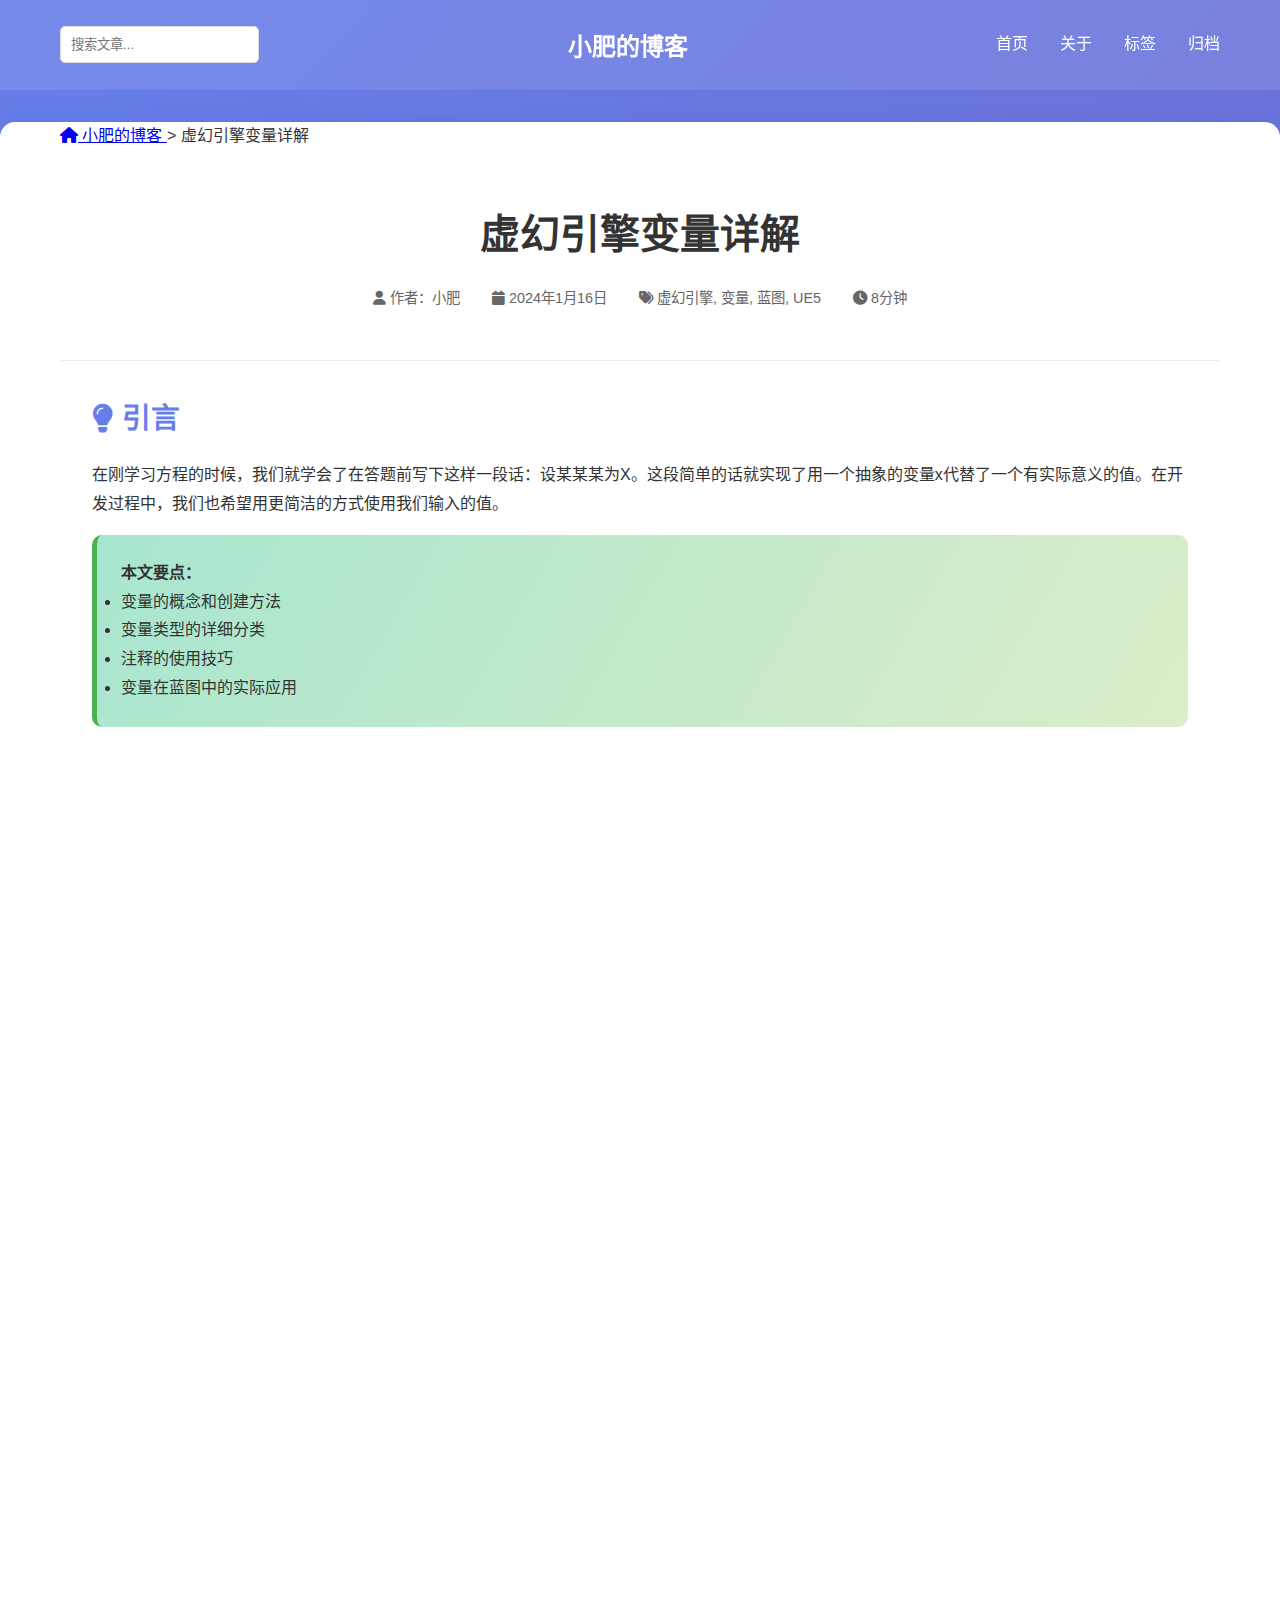
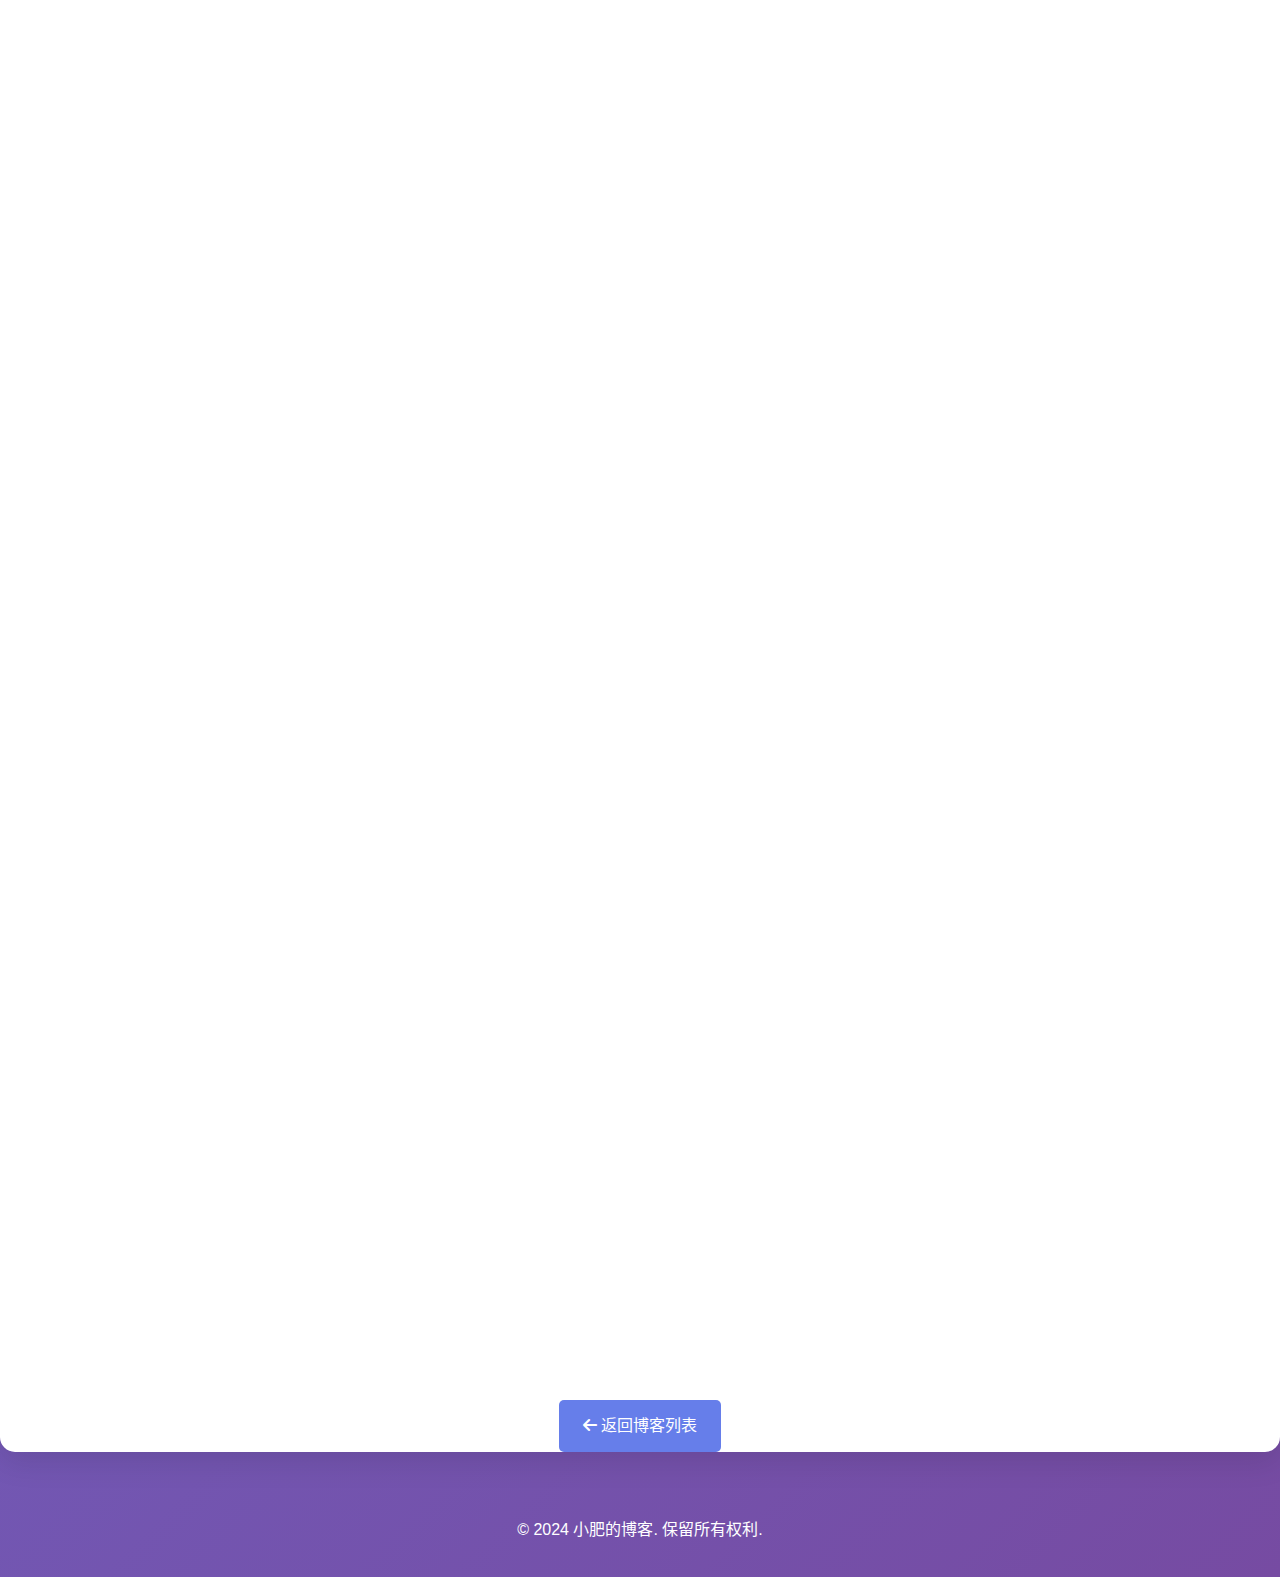
<file: posts/unreal-engine-variables-guide.html>
<!DOCTYPE html>
<html lang="zh-CN">
<head>
    <meta charset="UTF-8">
    <meta name="viewport" content="width=device-width, initial-scale=1.0">
    <title>虚幻引擎变量详解 - 小肥的博客</title>
    <meta name="description" content="详细介绍虚幻引擎中变量的概念、创建方法、类型分类以及注释的使用技巧">
    <meta name="keywords" content="虚幻引擎, 变量, 蓝图, UE5, 游戏开发">
    
    <link rel="icon" href="../src/20d2718fd6ec4b049c2c5cb5e9e09e77preview.jpeg~tplv-a9rns2rl98-downsize_watermark_1_5.png" type="image/png">
    <link href="https://cdnjs.cloudflare.com/ajax/libs/font-awesome/6.0.0/css/all.min.css" rel="stylesheet">
    <link rel="stylesheet" href="../css/style.css">
</head>
<body>
    <!-- 导航栏 -->
    <nav class="navbar">
        <div class="container">
            <h1 class="logo"><a href="../index.html">小肥的博客</a></h1>
            <ul class="nav-links">
                <li><a href="../index.html">首页</a></li>
                <li><a href="../about.html">关于</a></li>
                <li><a href="../tags.html">标签</a></li>
                <li><a href="../archive.html">归档</a></li>
            </ul>
        </div>
    </nav>

    <!-- 文章主体 -->
    <article class="blog-post">
        <div class="container">
            <!-- 面包屑导航 -->
            <nav class="breadcrumb">
                <a href="../index.html" class="breadcrumb-link">
                    <i class="fas fa-home"></i> 小肥的博客
                </a>
                <span class="breadcrumb-separator">&gt;</span>
                <span class="breadcrumb-current">虚幻引擎变量详解</span>
            </nav>

            <!-- 文章头部 -->
            <header class="post-header">
                <h1>虚幻引擎变量详解</h1>
                <div class="post-meta">
                    <span class="author"><i class="fas fa-user"></i> 作者：小肥</span>
                    <span class="date"><i class="fas fa-calendar"></i> 2024年1月16日</span>
                    <span class="tags"><i class="fas fa-tags"></i> 虚幻引擎, 变量, 蓝图, UE5</span>
                    <span class="reading-time"><i class="fas fa-clock"></i> 8分钟</span>
                </div>
            </header>

            <!-- 文章内容 -->
            <div class="post-content">
                <!-- 文章摘要/引言 -->
                <div class="section">
                    <h2><i class="fas fa-lightbulb"></i> 引言</h2>
                    <p>在刚学习方程的时候，我们就学会了在答题前写下这样一段话：设某某某为X。这段简单的话就实现了用一个抽象的变量x代替了一个有实际意义的值。在开发过程中，我们也希望用更简洁的方式使用我们输入的值。</p>
                    
                    <div class="highlight">
                        <strong>本文要点：</strong>
                        <ul>
                            <li>变量的概念和创建方法</li>
                            <li>变量类型的详细分类</li>
                            <li>注释的使用技巧</li>
                            <li>变量在蓝图中的实际应用</li>
                        </ul>
                    </div>
                </div>

                <!-- 第一部分：变量概念和创建 -->
                <div class="section">
                    <h2><i class="fas fa-code"></i> 变量的概念与创建</h2>
                    <p>变量是编程中的基本概念，它允许我们用符号名称来存储和操作数据。在虚幻引擎中，变量的使用让我们的代码结构更加清晰，便于维护和调试。</p>
                    
                    <div class="subsection">
                        <h3><i class="fas fa-plus-circle"></i> 创建变量的步骤</h3>
                        <p>在虚幻引擎中创建变量非常简单：</p>
                        
                        <div class="steps">
                            <div class="step">
                                <h3><i class="fas fa-mouse-pointer"></i> 步骤1：提升为变量</h3>
                                <ol>
                                    <li>打开你的项目</li>
                                    <li>右键点击需要提升为变量的值</li>
                                    <li>选择"提升为变量"选项</li>
                                </ol>
                            </div>

                            <div class="step">
                                <h3><i class="fas fa-edit"></i> 步骤2：重命名变量</h3>
                                <ol>
                                    <li>发现这里多了一个引脚</li>
                                    <li>点击这个新引脚</li>
                                    <li>主包直接给它重命名为有意义的名称（如"速度"）</li>
                                </ol>
                            </div>

                            <div class="step">
                                <h3><i class="fas fa-play"></i> 步骤3：编译和使用</h3>
                                <ol>
                                    <li>编译蓝图</li>
                                    <li>在右侧细节面板中快速修改这个值</li>
                                    <li>变量现在可以在整个蓝图中使用</li>
                                </ol>
                            </div>
                        </div>
                    </div>
                </div>

                <!-- 第二部分：变量类型分类 -->
                <div class="section">
                    <h2><i class="fas fa-list-ol"></i> 变量类型详解</h2>
                    <p>点击右侧变量的加号可以快速创建变量，在细节面板中点击变量类型，这里直接显示的是我们最常见的变量类型。主包把这些变量分为以下几类：</p>
                    
                    <!-- 布尔类 -->
                    <div class="subsection">
                        <h3><i class="fas fa-toggle-on"></i> 布尔类</h3>
                        <p>布尔只有真和假两个值，用于逻辑运算。这是最简单的变量类型，但在游戏开发中非常重要。</p>
                        
                        <div class="highlight">
                            <strong>布尔变量的应用场景：</strong>
                            <ul>
                                <li>游戏状态切换（开始/暂停/结束）</li>
                                <li>角色状态（活着/死亡、受伤/健康）</li>
                                <li>开关控制（门的开/关、灯的亮/灭）</li>
                            </ul>
                        </div>
                    </div>

                    <!-- 数字类 -->
                    <div class="subsection">
                        <h3><i class="fas fa-calculator"></i> 数字类</h3>
                        <p>数字类变量用于存储数值信息，包含多种子类型：</p>
                        
                        <div class="code-block">
字节：主要用于其他类型转换的中间过渡，一般不需要特别关注
整数：分为32位整数和64位整数，区别在于可表示的整数范围不同
浮点数：可以表示有理数，如3.14、-2.5等
                        </div>
                        
                        <div class="warning">
                            <strong><i class="fas fa-exclamation-triangle"></i> 注意事项：</strong>
                            <ul>
                                <li>32位整数范围：-2,147,483,648 到 2,147,483,647</li>
                                <li>64位整数范围：-9,223,372,036,854,775,808 到 9,223,372,036,854,775,807</li>
                                <li>浮点数有精度限制，不适合精确计算</li>
                            </ul>
                        </div>
                    </div>

                    <!-- 字符类 -->
                    <div class="subsection">
                        <h3><i class="fas fa-font"></i> 字符类</h3>
                        <p>这一类用于显示文字，包含字符串和文本两种类型：</p>
                        
                        <div class="steps">
                            <div class="step">
                                <h3><i class="fas fa-code"></i> 字符串</h3>
                                <p>主要用于内部传递，如函数参数、数据存储等。在程序逻辑中处理文本信息时使用。</p>
                            </div>

                            <div class="step">
                                <h3><i class="fas fa-desktop"></i> 文本</h3>
                                <p>主要用于在游戏窗口中显示，如UI文本、对话内容、提示信息等面向玩家的文字显示。</p>
                            </div>
                        </div>
                    </div>

                    <!-- 变换类 -->
                    <div class="subsection">
                        <h3><i class="fas fa-arrows-alt"></i> 变换类</h3>
                        <p>变换类变量用于处理3D空间中的位置、旋转和缩放信息：</p>
                        
                        <div class="code-block">
向量：主包已经讲过，用于表示3D空间中的位置或方向
旋转：顾名思义，用于表示对象的旋转角度和轴向
变换：就是向量加旋转加缩放的组合，完整描述对象在3D空间中的状态
                        </div>
                    </div>
                </div>

                <!-- 第三部分：注释的使用 -->
                <div class="section">
                    <h2><i class="fas fa-comment-alt"></i> 注释的使用技巧</h2>
                    <p>良好的注释习惯对于代码维护和团队协作至关重要。在虚幻引擎蓝图中，注释的使用也非常简单。</p>
                    
                    <div class="subsection">
                        <h3><i class="fas fa-keyboard"></i> 创建注释</h3>
                        <p>点击C键即可创建注释，这个快捷键操作非常方便。</p>
                        
                        <div class="highlight">
                            <strong>注释的作用：</strong>
                            <ul>
                                <li>有利于对蓝图的解读</li>
                                <li>帮助其他开发者理解你的逻辑</li>
                                <li>便于后期维护和修改</li>
                                <li>记录重要信息和注意事项</li>
                            </ul>
                        </div>
                    </div>

                    <div class="subsection">
                        <h3><i class="fas fa-lightbulb"></i> 注释的最佳实践</h3>
                        <ol>
                            <li>在复杂的逻辑节点组周围添加注释说明</li>
                            <li>为变量命名添加说明，解释其用途</li>
                            <li>记录重要的计算公式或算法原理</li>
                            <li>标记TODO和FIXME等待处理的事项</li>
                        </ol>
                    </div>
                </div>

                <!-- 总结部分 -->
                <div class="section">
                    <h2><i class="fas fa-lightbulb"></i> 总结与展望</h2>
                    <p>运用变量可以使代码结构更清晰，这是虚幻引擎开发中的重要原则。通过合理使用不同类型的变量，我们可以构建出功能强大且易于维护的游戏系统。</p>
                    
                    <div class="highlight">
                        <strong>下一步行动：</strong>
                        <ul>
                            <li>在实际项目中练习创建和使用各种类型的变量</li>
                            <li>学习变量的高级特性，如变量复制、变量引用等</li>
                            <li>探索变量在游戏逻辑、UI系统、物理模拟等领域的应用</li>
                        </ul>
                    </div>
                </div>

                <!-- 扩展学习资源 -->
                <div class="section">
                    <h2><i class="fas fa-graduation-cap"></i> 扩展学习资源</h2>
                    <ul>
                        <li><i class="fas fa-book"></i> <a href="https://docs.unrealengine.com/5.0/en-US/variables-in-blueprints/">虚幻引擎官方文档：蓝图变量</a> - 官方对变量的详细说明</li>
                        <li><i class="fas fa-video"></i> <a href="https://www.youtube.com/watch?v=example">虚幻引擎变量系统详解视频教程</a> - 视频演示变量的各种用法</li>
                        <li><i class="fas fa-code"></i> <a href="https://github.com/example/ue5-variables">虚幻引擎变量示例项目</a> - 包含各种变量类型的实际应用案例</li>
                    </ul>
                </div>
            </div>

            <!-- 文章底部导航 -->
            <nav class="post-nav">
                <a href="../index.html" class="nav-link">
                    <i class="fas fa-arrow-left"></i>
                    返回博客列表
                </a>
            </nav>
        </div>
    </article>

    <!-- 页脚 -->
    <footer class="footer">
        <div class="container">
            <p>&copy; 2024 小肥的博客. 保留所有权利.</p>
        </div>
    </footer>

    <script src="../js/blog.js"></script>
</body>
</html>
</file>
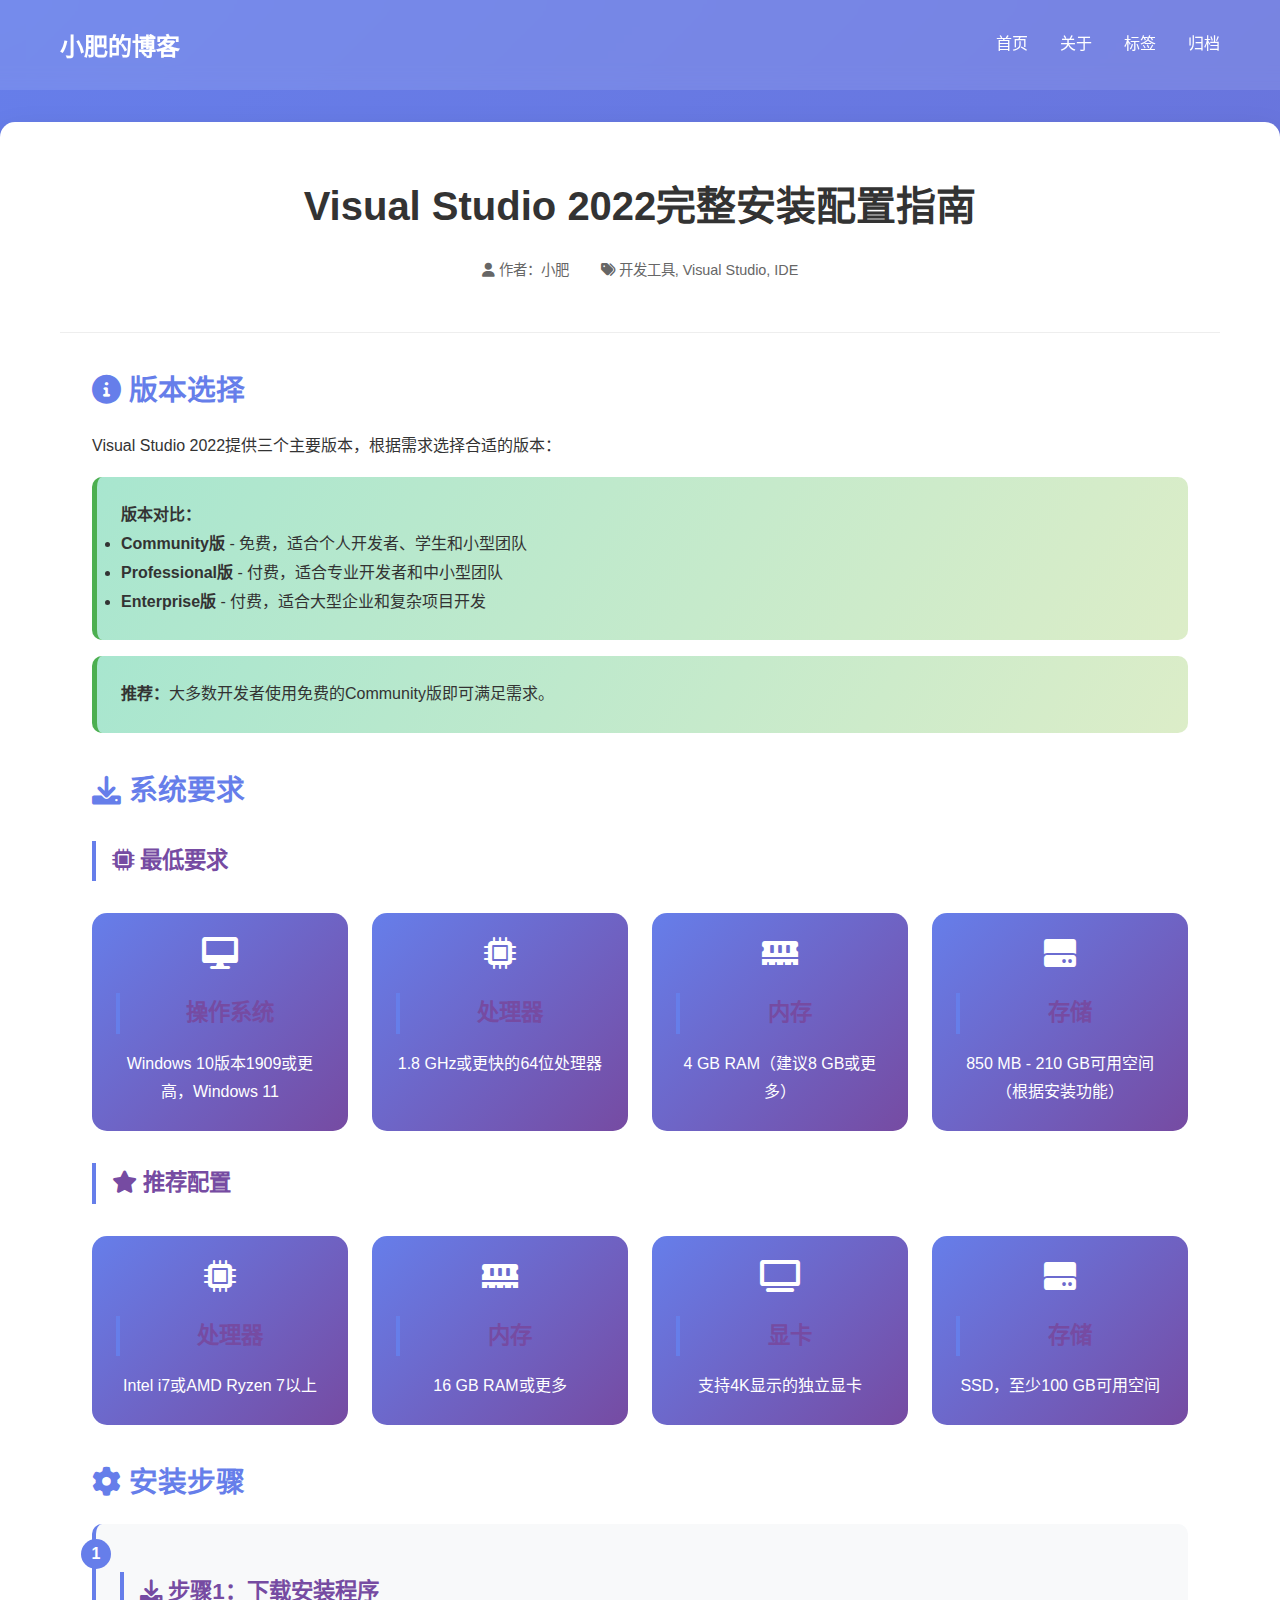
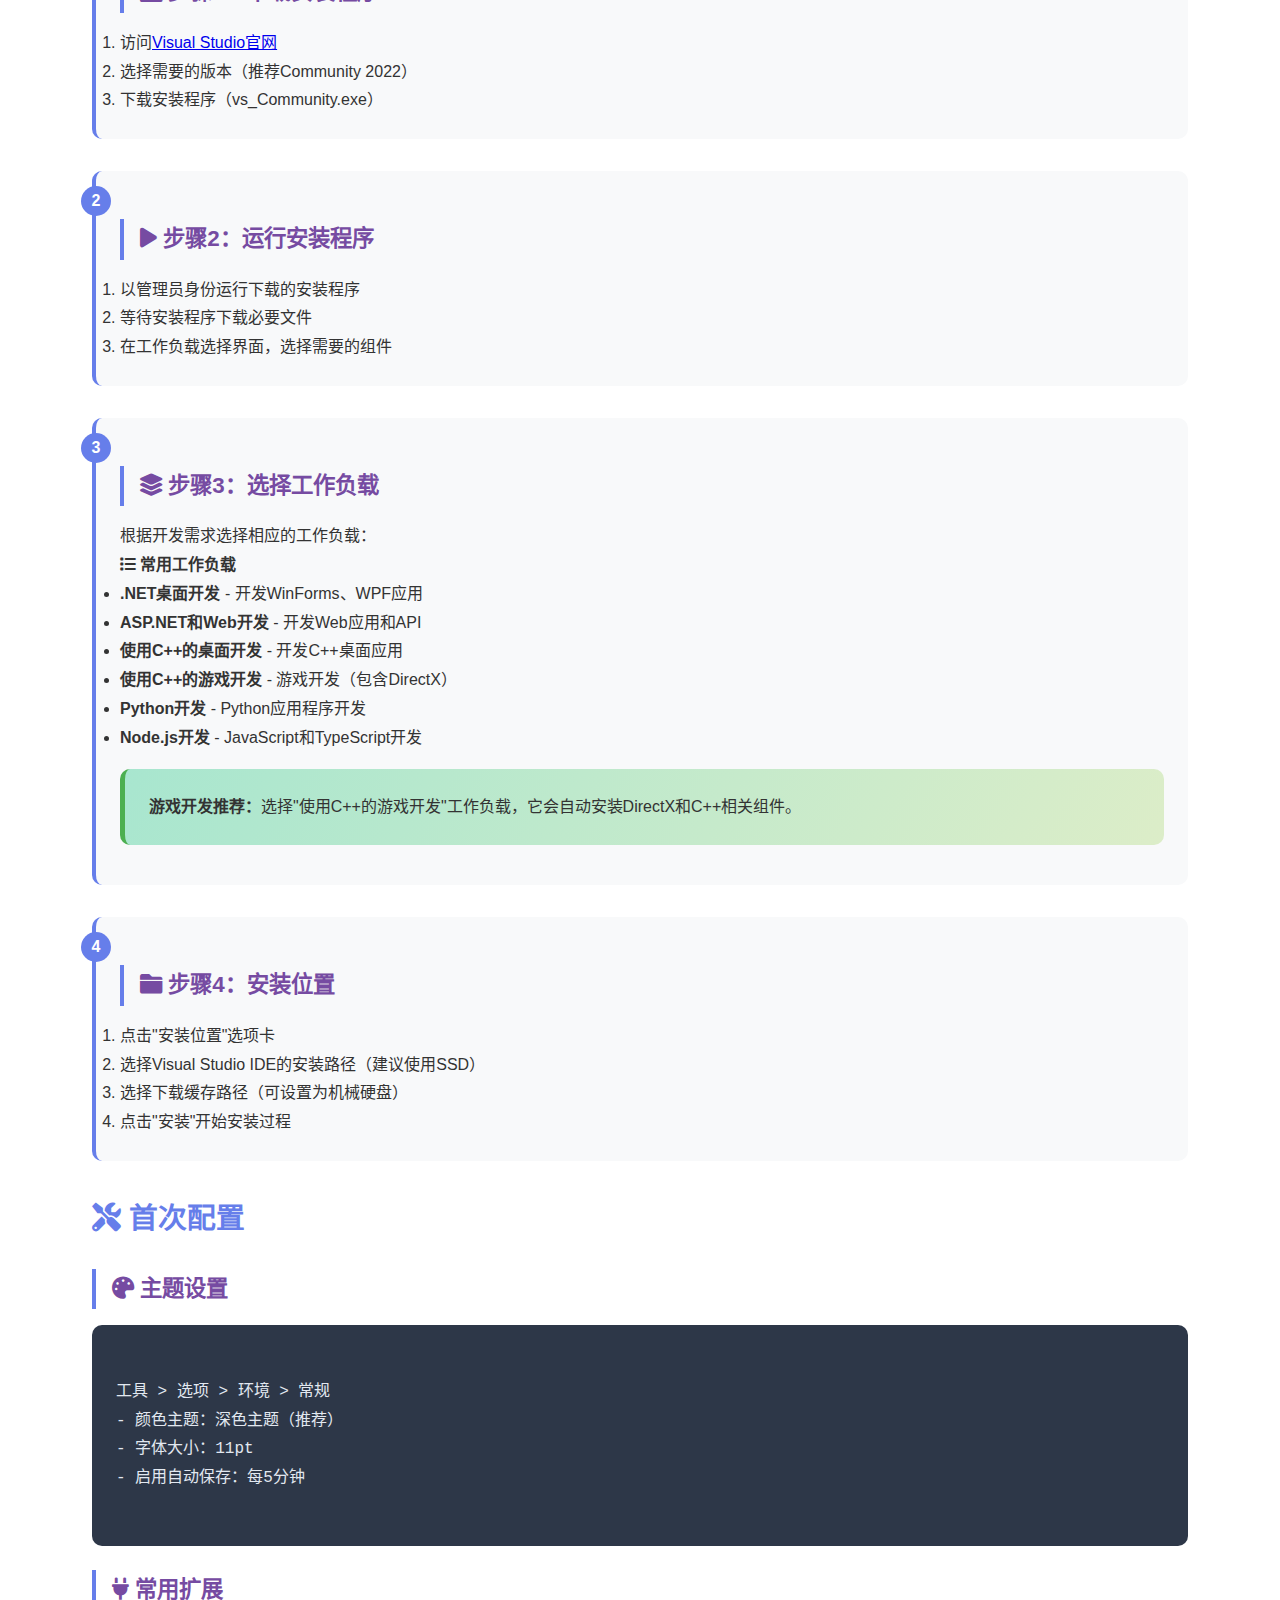
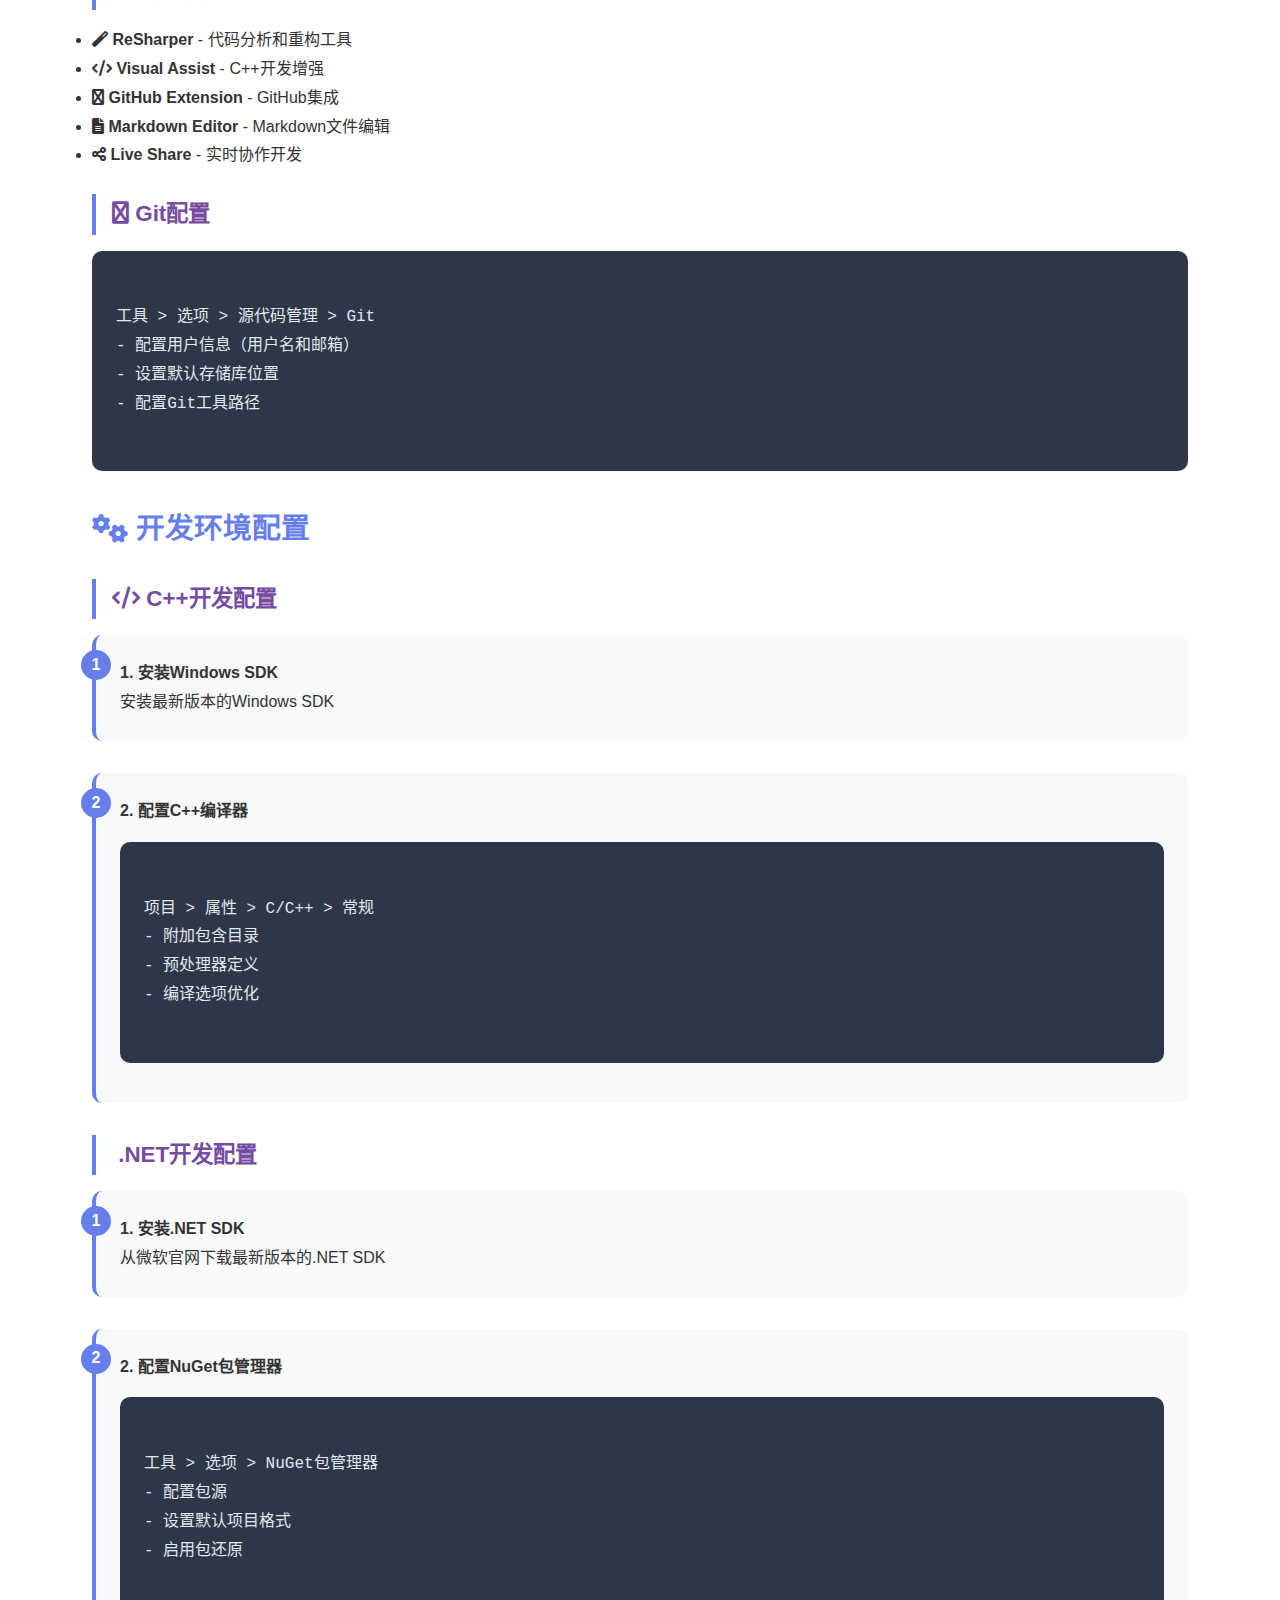
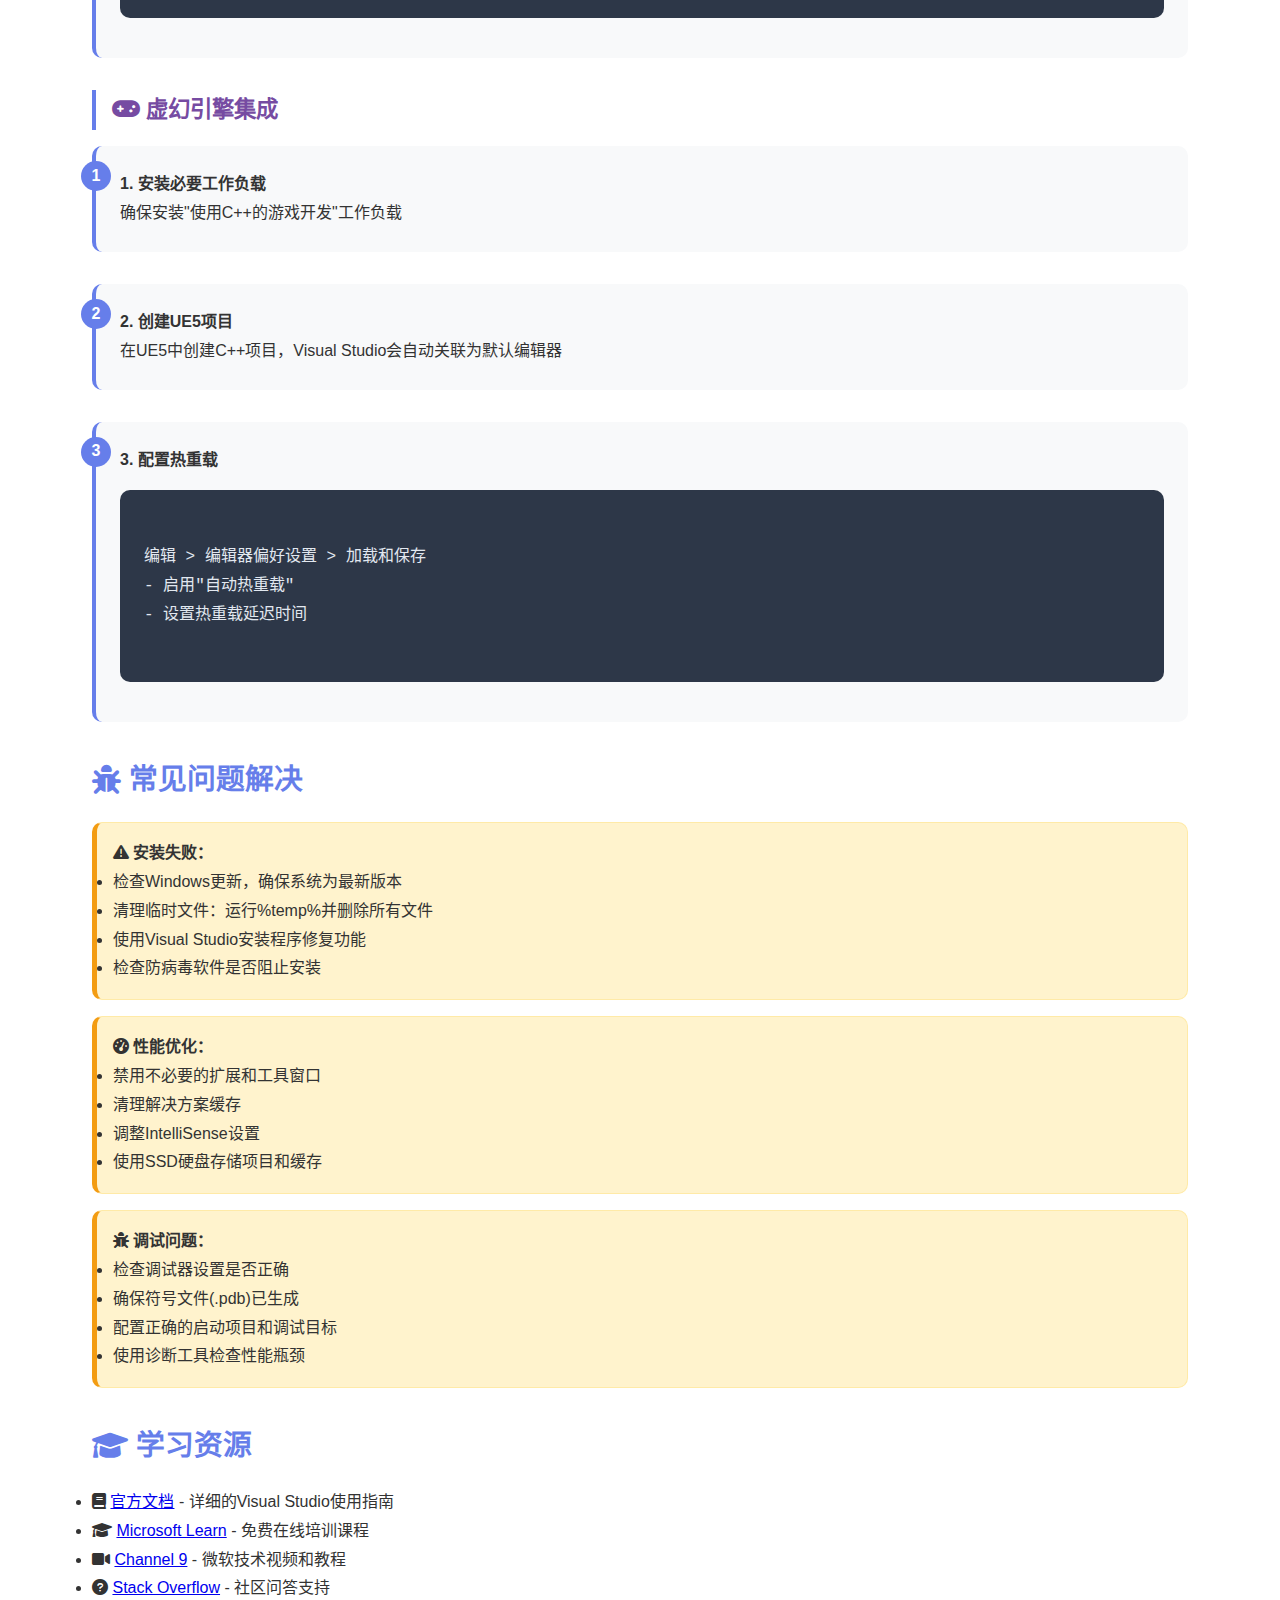
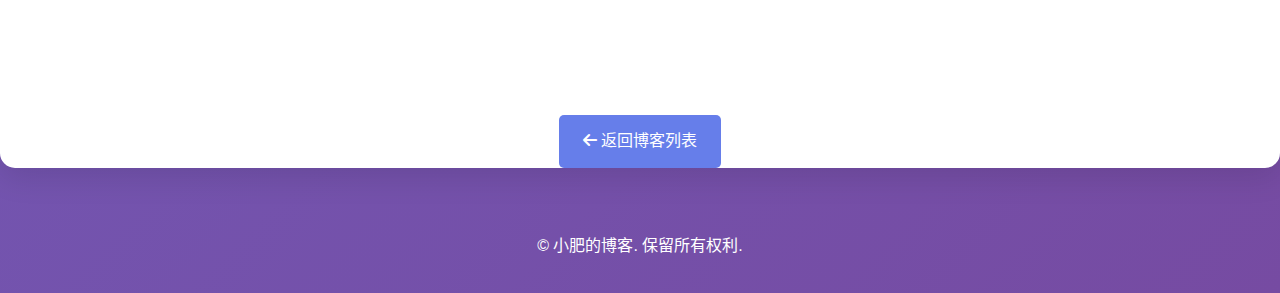
<file: posts/visual-studio-install-guide.html>
<!DOCTYPE html>
<html lang="zh-CN">
<head>
    <meta charset="UTF-8">
    <meta name="viewport" content="width=device-width, initial-scale=1.0">
    <title>Visual Studio 2022完整安装配置指南 - 小肥的博客</title>
    <link rel="icon" href="../src/20d2718fd6ec4b049c2c5cb5e9e09e77preview.jpeg~tplv-a9rns2rl98-downsize_watermark_1_5.png" type="image/png">
    <link href="https://cdnjs.cloudflare.com/ajax/libs/font-awesome/6.0.0/css/all.min.css" rel="stylesheet">
    <link rel="stylesheet" href="../css/style.css">
</head>
<body>
    <nav class="navbar">
        <div class="container">
            <h1 class="logo"><a href="../index.html">小肥的博客</a></h1>
            <ul class="nav-links">
                <li><a href="../index.html">首页</a></li>
                <li><a href="../about.html">关于</a></li>
                <li><a href="../tags.html">标签</a></li>
                <li><a href="../archive.html">归档</a></li>
            </ul>
        </div>
    </nav>

    <article class="blog-post">
        <div class="container">
            <header class="post-header">
                <h1>Visual Studio 2022完整安装配置指南</h1>
                <div class="post-meta">
                    <span class="author"><i class="fas fa-user"></i> 作者：小肥</span>
                    <span class="tags"><i class="fas fa-tags"></i> 开发工具, Visual Studio, IDE</span>
                </div>
            </header>

            <div class="post-content">
                <div class="section">
                    <h2><i class="fas fa-info-circle"></i> 版本选择</h2>
                    <p>Visual Studio 2022提供三个主要版本，根据需求选择合适的版本：</p>
                    
                    <div class="highlight">
                        <strong>版本对比：</strong>
                        <ul>
                            <li><strong>Community版</strong> - 免费，适合个人开发者、学生和小型团队</li>
                            <li><strong>Professional版</strong> - 付费，适合专业开发者和中小型团队</li>
                            <li><strong>Enterprise版</strong> - 付费，适合大型企业和复杂项目开发</li>
                        </ul>
                    </div>

                    <div class="highlight">
                        <p><strong>推荐：</strong>大多数开发者使用免费的Community版即可满足需求。</p>
                    </div>
                </div>

                <div class="section">
                    <h2><i class="fas fa-download"></i> 系统要求</h2>
                    
                    <h3><i class="fas fa-microchip"></i> 最低要求</h3>
                    <div class="specs">
                        <div class="spec-item">
                            <i class="fas fa-desktop"></i>
                            <h3>操作系统</h3>
                            <p>Windows 10版本1909或更高，Windows 11</p>
                        </div>
                        <div class="spec-item">
                            <i class="fas fa-microchip"></i>
                            <h3>处理器</h3>
                            <p>1.8 GHz或更快的64位处理器</p>
                        </div>
                        <div class="spec-item">
                            <i class="fas fa-memory"></i>
                            <h3>内存</h3>
                            <p>4 GB RAM（建议8 GB或更多）</p>
                        </div>
                        <div class="spec-item">
                            <i class="fas fa-hdd"></i>
                            <h3>存储</h3>
                            <p>850 MB - 210 GB可用空间（根据安装功能）</p>
                        </div>
                    </div>

                    <h3><i class="fas fa-star"></i> 推荐配置</h3>
                    <div class="specs">
                        <div class="spec-item">
                            <i class="fas fa-microchip"></i>
                            <h3>处理器</h3>
                            <p>Intel i7或AMD Ryzen 7以上</p>
                        </div>
                        <div class="spec-item">
                            <i class="fas fa-memory"></i>
                            <h3>内存</h3>
                            <p>16 GB RAM或更多</p>
                        </div>
                        <div class="spec-item">
                            <i class="fas fa-tv"></i>
                            <h3>显卡</h3>
                            <p>支持4K显示的独立显卡</p>
                        </div>
                        <div class="spec-item">
                            <i class="fas fa-hdd"></i>
                            <h3>存储</h3>
                            <p>SSD，至少100 GB可用空间</p>
                        </div>
                    </div>
                </div>

                <div class="section">
                    <h2><i class="fas fa-cog"></i> 安装步骤</h2>
                    
                    <div class="steps">
                        <div class="step">
                            <h3><i class="fas fa-download"></i> 步骤1：下载安装程序</h3>
                            <ol>
                                <li>访问<a href="https://visualstudio.microsoft.com/zh-hans/downloads/">Visual Studio官网</a></li>
                                <li>选择需要的版本（推荐Community 2022）</li>
                                <li>下载安装程序（vs_Community.exe）</li>
                            </ol>
                        </div>

                        <div class="step">
                            <h3><i class="fas fa-play"></i> 步骤2：运行安装程序</h3>
                            <ol>
                                <li>以管理员身份运行下载的安装程序</li>
                                <li>等待安装程序下载必要文件</li>
                                <li>在工作负载选择界面，选择需要的组件</li>
                            </ol>
                        </div>

                        <div class="step">
                            <h3><i class="fas fa-layer-group"></i> 步骤3：选择工作负载</h3>
                            <p>根据开发需求选择相应的工作负载：</p>
                            
                            <h4><i class="fas fa-list"></i> 常用工作负载</h4>
                            <ul>
                                <li><strong>.NET桌面开发</strong> - 开发WinForms、WPF应用</li>
                                <li><strong>ASP.NET和Web开发</strong> - 开发Web应用和API</li>
                                <li><strong>使用C++的桌面开发</strong> - 开发C++桌面应用</li>
                                <li><strong>使用C++的游戏开发</strong> - 游戏开发（包含DirectX）</li>
                                <li><strong>Python开发</strong> - Python应用程序开发</li>
                                <li><strong>Node.js开发</strong> - JavaScript和TypeScript开发</li>
                            </ul>

                            <div class="highlight">
                                <p><strong>游戏开发推荐：</strong>选择"使用C++的游戏开发"工作负载，它会自动安装DirectX和C++相关组件。</p>
                            </div>
                        </div>

                        <div class="step">
                            <h3><i class="fas fa-folder"></i> 步骤4：安装位置</h3>
                            <ol>
                                <li>点击"安装位置"选项卡</li>
                                <li>选择Visual Studio IDE的安装路径（建议使用SSD）</li>
                                <li>选择下载缓存路径（可设置为机械硬盘）</li>
                                <li>点击"安装"开始安装过程</li>
                            </ol>
                        </div>
                    </div>
                </div>

                <div class="section">
                    <h2><i class="fas fa-tools"></i> 首次配置</h2>
                    
                    <h3><i class="fas fa-palette"></i> 主题设置</h3>
                    <div class="code-block">
工具 > 选项 > 环境 > 常规
- 颜色主题：深色主题（推荐）
- 字体大小：11pt
- 启用自动保存：每5分钟
                    </div>

                    <h3><i class="fas fa-plug"></i> 常用扩展</h3>
                    <ul>
                        <li><i class="fas fa-magic"></i> <strong>ReSharper</strong> - 代码分析和重构工具</li>
                        <li><i class="fas fa-code"></i> <strong>Visual Assist</strong> - C++开发增强</li>
                        <li><i class="fas fa-github"></i> <strong>GitHub Extension</strong> - GitHub集成</li>
                        <li><i class="fas fa-file-alt"></i> <strong>Markdown Editor</strong> - Markdown文件编辑</li>
                        <li><i class="fas fa-share-alt"></i> <strong>Live Share</strong> - 实时协作开发</li>
                    </ul>

                    <h3><i class="fas fa-git-alt"></i> Git配置</h3>
                    <div class="code-block">
工具 > 选项 > 源代码管理 > Git
- 配置用户信息（用户名和邮箱）
- 设置默认存储库位置
- 配置Git工具路径
                    </div>
                </div>

                <div class="section">
                    <h2><i class="fas fa-cogs"></i> 开发环境配置</h2>
                    
                    <h3><i class="fas fa-code"></i> C++开发配置</h3>
                    <div class="steps">
                        <div class="step">
                            <h4>1. 安装Windows SDK</h4>
                            <p>安装最新版本的Windows SDK</p>
                        </div>
                        <div class="step">
                            <h4>2. 配置C++编译器</h4>
                            <div class="code-block">
项目 > 属性 > C/C++ > 常规
- 附加包含目录
- 预处理器定义
- 编译选项优化
                            </div>
                        </div>
                    </div>

                    <h3><i class="fas fa-dotnet"></i> .NET开发配置</h3>
                    <div class="steps">
                        <div class="step">
                            <h4>1. 安装.NET SDK</h4>
                            <p>从微软官网下载最新版本的.NET SDK</p>
                        </div>
                        <div class="step">
                            <h4>2. 配置NuGet包管理器</h4>
                            <div class="code-block">
工具 > 选项 > NuGet包管理器
- 配置包源
- 设置默认项目格式
- 启用包还原
                            </div>
                        </div>
                    </div>

                    <h3><i class="fas fa-gamepad"></i> 虚幻引擎集成</h3>
                    <div class="steps">
                        <div class="step">
                            <h4>1. 安装必要工作负载</h4>
                            <p>确保安装"使用C++的游戏开发"工作负载</p>
                        </div>
                        <div class="step">
                            <h4>2. 创建UE5项目</h4>
                            <p>在UE5中创建C++项目，Visual Studio会自动关联为默认编辑器</p>
                        </div>
                        <div class="step">
                            <h4>3. 配置热重载</h4>
                            <div class="code-block">
编辑 > 编辑器偏好设置 > 加载和保存
- 启用"自动热重载"
- 设置热重载延迟时间
                            </div>
                        </div>
                    </div>
                </div>

                <div class="section">
                    <h2><i class="fas fa-bug"></i> 常见问题解决</h2>
                    
                    <div class="warning">
                        <strong><i class="fas fa-exclamation-triangle"></i> 安装失败：</strong>
                        <ul>
                            <li>检查Windows更新，确保系统为最新版本</li>
                            <li>清理临时文件：运行%temp%并删除所有文件</li>
                            <li>使用Visual Studio安装程序修复功能</li>
                            <li>检查防病毒软件是否阻止安装</li>
                        </ul>
                    </div>

                    <div class="warning">
                        <strong><i class="fas fa-tachometer-alt"></i> 性能优化：</strong>
                        <ul>
                            <li>禁用不必要的扩展和工具窗口</li>
                            <li>清理解决方案缓存</li>
                            <li>调整IntelliSense设置</li>
                            <li>使用SSD硬盘存储项目和缓存</li>
                        </ul>
                    </div>

                    <div class="warning">
                        <strong><i class="fas fa-bug"></i> 调试问题：</strong>
                        <ul>
                            <li>检查调试器设置是否正确</li>
                            <li>确保符号文件(.pdb)已生成</li>
                            <li>配置正确的启动项目和调试目标</li>
                            <li>使用诊断工具检查性能瓶颈</li>
                        </ul>
                    </div>
                </div>

                <div class="section">
                    <h2><i class="fas fa-graduation-cap"></i> 学习资源</h2>
                    <ul>
                        <li><i class="fas fa-book"></i> <a href="https://docs.microsoft.com/zh-cn/visualstudio/">官方文档</a> - 详细的Visual Studio使用指南</li>
                        <li><i class="fas fa-graduation-cap"></i> <a href="https://learn.microsoft.com/zh-cn/training/browse/">Microsoft Learn</a> - 免费在线培训课程</li>
                        <li><i class="fas fa-video"></i> <a href="https://channel9.msdn.com/">Channel 9</a> - 微软技术视频和教程</li>
                        <li><i class="fas fa-question-circle"></i> <a href="https://stackoverflow.com/questions/tagged/visual-studio">Stack Overflow</a> - 社区问答支持</li>
                    </ul>
                </div>
            </div>

            <nav class="post-nav">
                <a href="../index.html" class="nav-link">
                    <i class="fas fa-arrow-left"></i>
                    返回博客列表
                </a>
            </nav>
        </div>
    </article>

    <footer class="footer">
        <div class="container">
            <p>&copy; 小肥的博客. 保留所有权利.</p>
        </div>
    </footer>
</body>
</html>
</file>
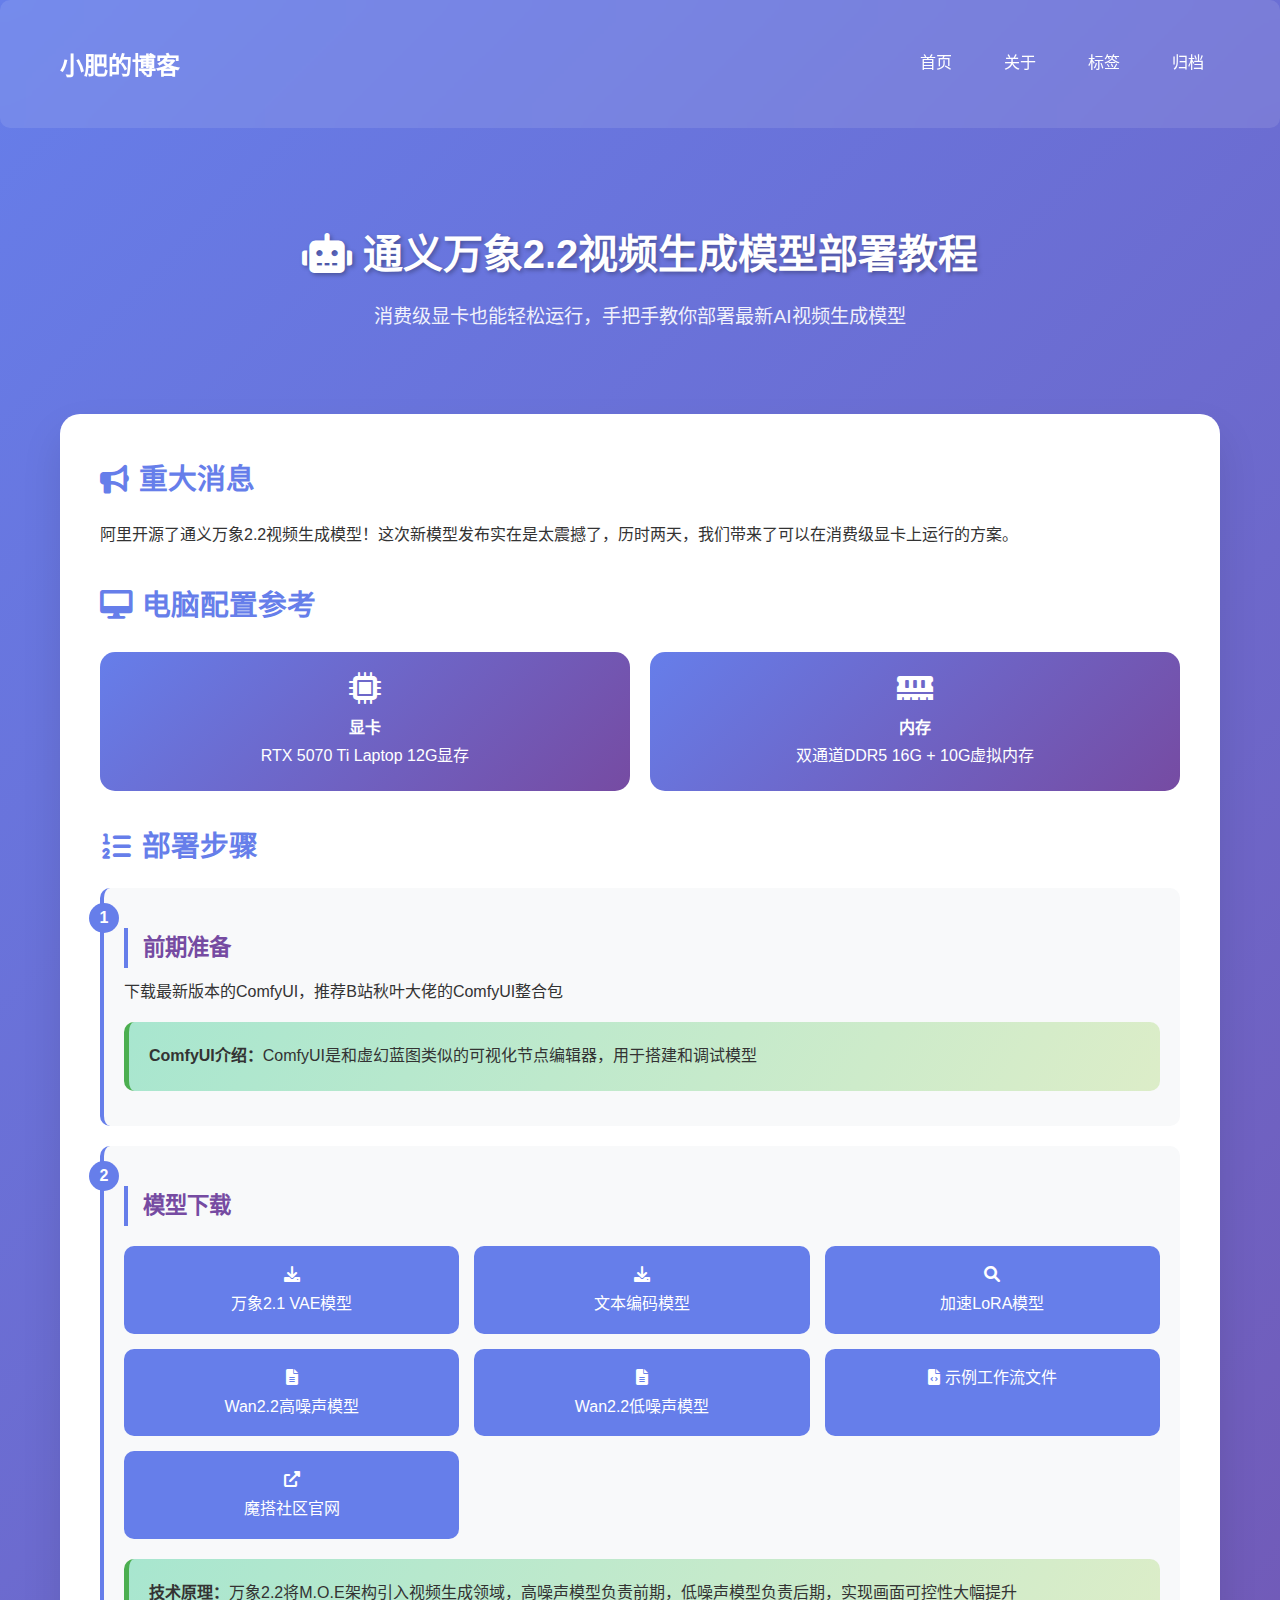
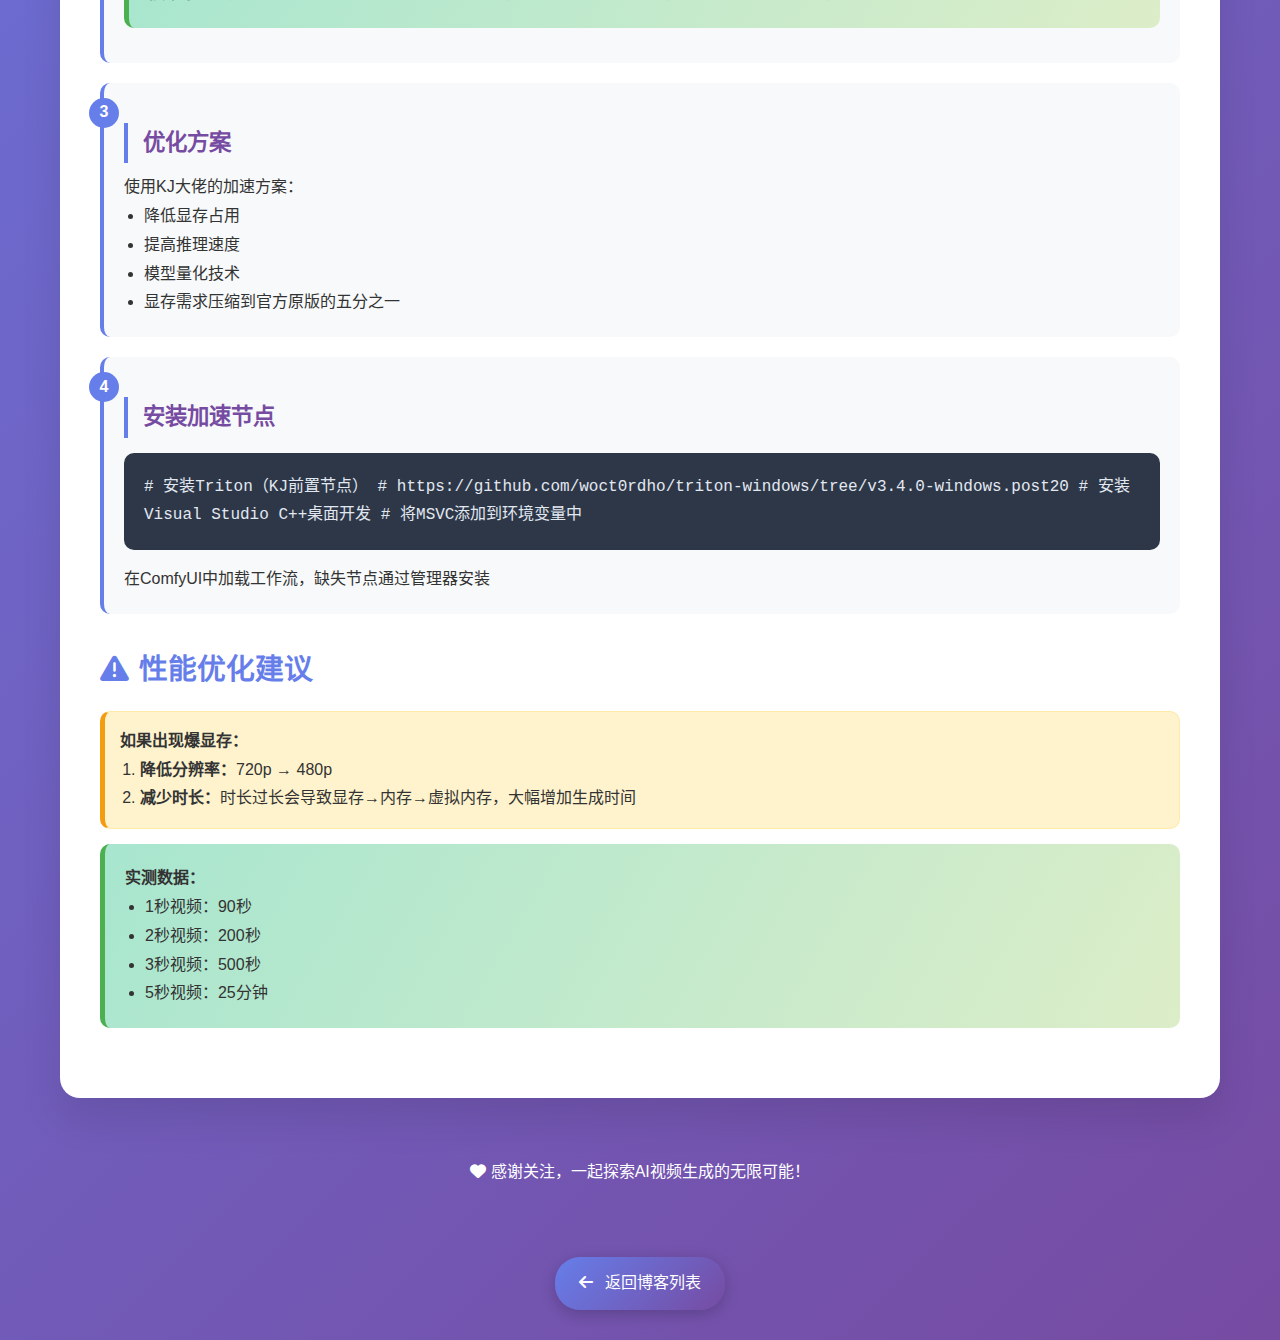
<file: posts/通义万象2.2视频生成模型部署教程.html>
<!DOCTYPE html>
<html lang="zh-CN">
<head>
    <meta charset="UTF-8">
    <meta name="viewport" content="width=device-width, initial-scale=1.0">
    <title>通义万象2.2视频生成模型部署教程</title>
    <link href="https://cdnjs.cloudflare.com/ajax/libs/font-awesome/6.0.0/css/all.min.css" rel="stylesheet">
    <style>
        * {
            margin: 0;
            padding: 0;
            box-sizing: border-box;
        }

        body {
            font-family: -apple-system, BlinkMacSystemFont, 'Segoe UI', 'PingFang SC', 'Hiragino Sans GB', 'Microsoft YaHei', sans-serif;
            line-height: 1.8;
            color: #333;
            background: linear-gradient(135deg, #667eea 0%, #764ba2 100%);
            min-height: 100vh;
        }

        .container {
            max-width: 1200px;
            margin: 0 auto;
            padding: 20px;
        }

        .header {
            text-align: center;
            color: white;
            margin-bottom: 40px;
            padding: 40px 0;
        }

        .header h1 {
            font-size: 2.5rem;
            margin-bottom: 10px;
            text-shadow: 2px 2px 4px rgba(0,0,0,0.3);
        }

        .header p {
            font-size: 1.2rem;
            opacity: 0.9;
        }

        .content-card {
            background: white;
            border-radius: 20px;
            padding: 40px;
            box-shadow: 0 20px 40px rgba(0,0,0,0.1);
            margin-bottom: 30px;
            animation: fadeInUp 0.6s ease-out;
        }

        @keyframes fadeInUp {
            from {
                opacity: 0;
                transform: translateY(30px);
            }
            to {
                opacity: 1;
                transform: translateY(0);
            }
        }

        .section {
            margin-bottom: 30px;
        }

        .section h2 {
            color: #667eea;
            font-size: 1.8rem;
            margin-bottom: 15px;
            display: flex;
            align-items: center;
            gap: 10px;
        }

        .section h3 {
            color: #764ba2;
            font-size: 1.4rem;
            margin: 20px 0 10px 0;
            border-left: 4px solid #667eea;
            padding-left: 15px;
        }

        .highlight {
            background: linear-gradient(120deg, #a8e6cf 0%, #dcedc8 100%);
            padding: 20px;
            border-radius: 10px;
            margin: 15px 0;
            border-left: 5px solid #4caf50;
        }

        .warning {
            background: #fff3cd;
            border: 1px solid #ffeaa7;
            padding: 15px;
            border-radius: 10px;
            margin: 15px 0;
            border-left: 5px solid #f39c12;
        }

        .code-block {
            background: #2d3748;
            color: #e2e8f0;
            padding: 20px;
            border-radius: 10px;
            font-family: 'Consolas', 'Monaco', monospace;
            overflow-x: auto;
            margin: 15px 0;
        }

        .steps {
            counter-reset: step-counter;
        }

        .step {
            counter-increment: step-counter;
            margin-bottom: 20px;
            padding: 20px;
            background: #f8f9fa;
            border-radius: 10px;
            border-left: 4px solid #667eea;
            position: relative;
        }

        .step::before {
            content: counter(step-counter);
            position: absolute;
            left: -15px;
            top: 15px;
            background: #667eea;
            color: white;
            width: 30px;
            height: 30px;
            border-radius: 50%;
            display: flex;
            align-items: center;
            justify-content: center;
            font-weight: bold;
        }

        .specs {
            display: grid;
            grid-template-columns: repeat(auto-fit, minmax(250px, 1fr));
            gap: 20px;
            margin: 20px 0;
        }

        .spec-item {
            background: linear-gradient(135deg, #667eea, #764ba2);
            color: white;
            padding: 20px;
            border-radius: 15px;
            text-align: center;
        }

        .spec-item i {
            font-size: 2rem;
            margin-bottom: 10px;
            display: block;
        }

        .download-links {
            display: grid;
            grid-template-columns: repeat(auto-fit, minmax(300px, 1fr));
            gap: 15px;
            margin: 20px 0;
        }

        .download-link {
            background: #667eea;
            color: white;
            padding: 15px 20px;
            border-radius: 10px;
            text-decoration: none;
            text-align: center;
            transition: transform 0.3s ease;
        }

        .download-link:hover {
            transform: translateY(-2px);
            box-shadow: 0 5px 15px rgba(102, 126, 234, 0.4);
        }

        .footer {
            text-align: center;
            color: white;
            padding: 20px;
            margin-top: 40px;
        }

        /* Navbar styles */
        .navbar {
            background: rgba(255, 255, 255, 0.1);
            backdrop-filter: blur(10px);
            padding: 15px 0;
            margin-bottom: 30px;
            border-radius: 10px;
        }

        .navbar .container {
            display: flex;
            justify-content: space-between;
            align-items: center;
        }

        .navbar .logo a {
            color: white;
            text-decoration: none;
            font-size: 1.5rem;
            font-weight: bold;
        }

        .navbar .nav-links {
            display: flex;
            list-style: none;
            gap: 20px;
        }

        .navbar .nav-links li a {
            color: white;
            text-decoration: none;
            padding: 8px 16px;
            border-radius: 5px;
            transition: background 0.3s;
        }

        .navbar .nav-links li a:hover {
            background: rgba(255, 255, 255, 0.2);
        }

        .post-nav {
            text-align: center;
            margin: 30px 0;
        }

        .post-nav .nav-link {
            display: inline-block;
            background: linear-gradient(135deg, #667eea, #764ba2);
            color: white;
            padding: 12px 24px;
            text-decoration: none;
            border-radius: 25px;
            transition: transform 0.3s ease;
            box-shadow: 0 4px 15px rgba(0,0,0,0.2);
        }

        .post-nav .nav-link:hover {
            transform: translateY(-2px);
            box-shadow: 0 6px 20px rgba(0,0,0,0.3);
        }

        .post-nav .nav-link i {
            margin-right: 8px;
        }

        @media (max-width: 768px) {
            .header h1 {
                font-size: 2rem;
            }
            
            .content-card {
                padding: 20px;
                margin: 10px;
            }
            
            .specs {
                grid-template-columns: 1fr;
            }
        }
    </style>
</head>
<body>
    <nav class="navbar">
        <div class="container">
            <h1 class="logo"><a href="../index.html">小肥的博客</a></h1>
            <ul class="nav-links">
                <li><a href="../index.html">首页</a></li>
                <li><a href="../about.html">关于</a></li>
                <li><a href="../tags.html">标签</a></li>
                <li><a href="../archive.html">归档</a></li>
            </ul>
        </div>
    </nav>

    <div class="container">
        <header class="header">
        <h1><i class="fas fa-robot"></i> 通义万象2.2视频生成模型部署教程</h1>
        <p>消费级显卡也能轻松运行，手把手教你部署最新AI视频生成模型</p>
    </header>

        <div class="content-card">
            <div class="section">
                <h2><i class="fas fa-bullhorn"></i> 重大消息</h2>
                <p>阿里开源了通义万象2.2视频生成模型！这次新模型发布实在是太震撼了，历时两天，我们带来了可以在消费级显卡上运行的方案。</p>
            </div>

            <div class="section">
                <h2><i class="fas fa-desktop"></i> 电脑配置参考</h2>
                <div class="specs">
                    <div class="spec-item">
                        <i class="fas fa-microchip"></i>
                        <h4>显卡</h4>
                        <p>RTX 5070 Ti Laptop 12G显存</p>
                    </div>
                    <div class="spec-item">
                        <i class="fas fa-memory"></i>
                        <h4>内存</h4>
                        <p>双通道DDR5 16G + 10G虚拟内存</p>
                    </div>
                </div>
            </div>

            <div class="section">
                <h2><i class="fas fa-list-ol"></i> 部署步骤</h2>
                
                <div class="steps">
                    <div class="step">
                        <h3>前期准备</h3>
                        <p>下载最新版本的ComfyUI，推荐B站秋叶大佬的ComfyUI整合包</p>
                        <div class="highlight">
                            <strong>ComfyUI介绍：</strong>ComfyUI是和虚幻蓝图类似的可视化节点编辑器，用于搭建和调试模型
                        </div>
                    </div>

                    <div class="step">
                        <h3>模型下载</h3>
                        <div class="download-links">
                            <a href="https://www.modelscope.cn/models/Comfy-Org/Wan_2.2_ComfyUI_Repackaged/resolve/master/split_files/vae/wan_2.1_vae.safetensors" class="download-link" target="_blank">
                                <i class="fas fa-download"></i><br>
                                万象2.1 VAE模型
                            </a>
                            <a href="https://www.modelscope.cn/models/Comfy-Org/Wan_2.2_ComfyUI_Repackaged/resolve/master/split_files/text_encoders/umt5_xxl_fp8_e4m3fn_scaled.safetensors" class="download-link" target="_blank">
                                <i class="fas fa-download"></i><br>
                                文本编码模型
                            </a>
                            <a href="https://www.modelscope.cn/search?search=lightx" class="download-link" target="_blank">
                                <i class="fas fa-search"></i><br>
                                加速LoRA模型
                            </a>
                            <div class="download-link">
                                <i class="fas fa-file-alt"></i><br>
                                Wan2.2高噪声模型
                            </div>
                            <div class="download-link">
                                <i class="fas fa-file-alt"></i><br>
                                Wan2.2低噪声模型
                            </div>
                            <a href="../src/Wan2.2_I2V_14B_V4.json" class="download-link" download="Wan2.2_I2V_14B_V4.json">
                                <i class="fas fa-file-code"></i> 示例工作流文件
                            </a>
                            </a>
                            <a href="https://www.modelscope.cn/home" class="download-link" target="_blank">
                                <i class="fas fa-external-link-alt"></i><br>
                                魔搭社区官网
                            </a>
                        </div>
                        <div class="highlight">
                            <strong>技术原理：</strong>万象2.2将M.O.E架构引入视频生成领域，高噪声模型负责前期，低噪声模型负责后期，实现画面可控性大幅提升
                        </div>
                    </div>

                    <div class="step">
                        <h3>优化方案</h3>
                        <p>使用KJ大佬的加速方案：</p>
                        <ul style="margin-left: 20px;">
                            <li>降低显存占用</li>
                            <li>提高推理速度</li>
                            <li>模型量化技术</li>
                            <li>显存需求压缩到官方原版的五分之一</li>
                        </ul>
                    </div>

                    <div class="step">
                        <h3>安装加速节点</h3>
                        <div class="code-block">
# 安装Triton（KJ前置节点）
# https://github.com/woct0rdho/triton-windows/tree/v3.4.0-windows.post20

# 安装Visual Studio C++桌面开发
# 将MSVC添加到环境变量中
                        </div>
                        <p>在ComfyUI中加载工作流，缺失节点通过管理器安装</p>
                    </div>
                </div>
            </div>

            <div class="section">
                <h2><i class="fas fa-exclamation-triangle"></i> 性能优化建议</h2>
                <div class="warning">
                    <h4>如果出现爆显存：</h4>
                    <ol style="margin-left: 20px;">
                        <li><strong>降低分辨率：</strong>720p → 480p</li>
                        <li><strong>减少时长：</strong>时长过长会导致显存→内存→虚拟内存，大幅增加生成时间</li>
                    </ol>
                </div>
                <div class="highlight">
                    <strong>实测数据：</strong>
                    <ul style="margin-left: 20px;">
                        <li>1秒视频：90秒</li>
                        <li>2秒视频：200秒</li>
                        <li>3秒视频：500秒</li>
                        <li>5秒视频：25分钟</li>
                    </ul>
                </div>
            </div>
        </div>

        <footer class="footer">
            <p><i class="fas fa-heart"></i> 感谢关注，一起探索AI视频生成的无限可能！</p>
        </footer>
    </div>

    <nav class="post-nav">
        <a href="../index.html" class="nav-link">
            <i class="fas fa-arrow-left"></i>
            返回博客列表
        </a>
    </nav>

    <script>
        // 添加滚动动画
        const observerOptions = {
            threshold: 0.1,
            rootMargin: '0px 0px -50px 0px'
        };

        const observer = new IntersectionObserver((entries) => {
            entries.forEach(entry => {
                if (entry.isIntersecting) {
                    entry.target.style.animationDelay = '0.1s';
                    entry.target.classList.add('fadeInUp');
                }
            });
        }, observerOptions);

        document.querySelectorAll('.step, .section').forEach(el => {
            observer.observe(el);
        });

        // 平滑滚动
        document.querySelectorAll('a[href^="#"]').forEach(anchor => {
            anchor.addEventListener('click', function (e) {
                e.preventDefault();
                document.querySelector(this.getAttribute('href')).scrollIntoView({
                    behavior: 'smooth'
                });
            });
        });
    </script>
</body>
</html>
</file>
<file: css/style.css>
/* 全局样式 */
* {
    margin: 0;
    padding: 0;
    box-sizing: border-box;
}

body {
    font-family: -apple-system, BlinkMacSystemFont, 'Segoe UI', 'PingFang SC', 'Hiragino Sans GB', 'Microsoft YaHei', sans-serif;
    line-height: 1.8;
    color: #333;
    background: linear-gradient(135deg, #667eea 0%, #764ba2 100%);
    min-height: 100vh;
}

.container {
    max-width: 1200px;
    margin: 0 auto;
    padding: 0 20px;
}

/* 导航栏 */
.navbar {
    background: rgba(255, 255, 255, 0.1);
    backdrop-filter: blur(10px);
    padding: 1rem 0;
    position: sticky;
    top: 0;
    z-index: 1000;
}

.navbar .container {
    display: flex;
    justify-content: space-between;
    align-items: center;
}

.logo a {
    color: white;
    text-decoration: none;
    font-size: 1.5rem;
    font-weight: bold;
}

.nav-links {
    display: flex;
    list-style: none;
    gap: 2rem;
}

.nav-links a {
    color: white;
    text-decoration: none;
    transition: opacity 0.3s ease;
}

.nav-links a:hover,
.nav-links a.active {
    opacity: 0.8;
}

/* 首页样式 */
.hero {
    text-align: center;
    color: white;
    padding: 60px 0;
}

.hero h1 {
    font-size: 3rem;
    margin-bottom: 1rem;
    text-shadow: 2px 2px 4px rgba(0,0,0,0.3);
}

.hero p {
    font-size: 1.2rem;
    opacity: 0.9;
}

/* 博客卡片 */
.blog-grid {
    display: grid;
    grid-template-columns: repeat(auto-fit, minmax(350px, 1fr));
    gap: 2rem;
    padding: 2rem 0;
}

.blog-card {
    background: white;
    border-radius: 15px;
    padding: 2rem;
    box-shadow: 0 10px 30px rgba(0,0,0,0.1);
    transition: transform 0.3s ease, box-shadow 0.3s ease;
}

.blog-card:hover {
    transform: translateY(-5px);
    box-shadow: 0 15px 40px rgba(0,0,0,0.15);
}

.blog-meta {
    display: flex;
    gap: 1rem;
    margin-bottom: 1rem;
    font-size: 0.9rem;
    color: #666;
}

.blog-card h2 {
    margin-bottom: 1rem;
}

.blog-card h2 a {
    color: #333;
    text-decoration: none;
    transition: color 0.3s ease;
}

.blog-card h2 a:hover {
    color: #667eea;
}

.blog-card p {
    color: #666;
    margin-bottom: 1rem;
}

.read-more {
    display: inline-block;
    background: #667eea;
    color: white;
    padding: 0.5rem 1rem;
    border-radius: 5px;
    text-decoration: none;
    transition: background 0.3s ease;
}

.read-more:hover {
    background: #764ba2;
}

/* 文章页面样式 */
.blog-post {
    background: white;
    margin: 2rem auto;
    border-radius: 15px;
    box-shadow: 0 10px 30px rgba(0,0,0,0.1);
}

.post-header {
    padding: 3rem 2rem;
    border-bottom: 1px solid #eee;
    text-align: center;
}

.post-header h1 {
    font-size: 2.5rem;
    margin-bottom: 1rem;
    color: #333;
}

.post-meta {
    display: flex;
    justify-content: center;
    gap: 2rem;
    color: #666;
    font-size: 0.9rem;
}

.post-content {
    padding: 2rem;
}

.post-content .section {
    margin-bottom: 2rem;
}

.post-content h2 {
    color: #667eea;
    font-size: 1.8rem;
    margin-bottom: 1rem;
    display: flex;
    align-items: center;
    gap: 0.5rem;
}

.post-content h3 {
    color: #764ba2;
    font-size: 1.4rem;
    margin: 1.5rem 0 1rem 0;
    border-left: 4px solid #667eea;
    padding-left: 1rem;
}

/* 通用组件 */
.highlight {
    background: linear-gradient(120deg, #a8e6cf 0%, #dcedc8 100%);
    padding: 1.5rem;
    border-radius: 10px;
    margin: 1rem 0;
    border-left: 5px solid #4caf50;
}

.warning {
    background: #fff3cd;
    border: 1px solid #ffeaa7;
    padding: 1rem;
    border-radius: 10px;
    margin: 1rem 0;
    border-left: 5px solid #f39c12;
}

.code-block {
    background: #2d3748;
    color: #e2e8f0;
    padding: 1.5rem;
    border-radius: 10px;
    font-family: 'Consolas', 'Monaco', monospace;
    overflow-x: auto;
    margin: 1rem 0;
    white-space: pre-wrap;
}

.steps {
    counter-reset: step-counter;
}

.step {
    counter-increment: step-counter;
    margin-bottom: 2rem;
    padding: 1.5rem;
    background: #f8f9fa;
    border-radius: 10px;
    border-left: 4px solid #667eea;
    position: relative;
}

.step::before {
    content: counter(step-counter);
    position: absolute;
    left: -15px;
    top: 15px;
    background: #667eea;
    color: white;
    width: 30px;
    height: 30px;
    border-radius: 50%;
    display: flex;
    align-items: center;
    justify-content: center;
    font-weight: bold;
}

.specs {
    display: grid;
    grid-template-columns: repeat(auto-fit, minmax(250px, 1fr));
    gap: 1.5rem;
    margin: 2rem 0;
}

.spec-item {
    background: linear-gradient(135deg, #667eea, #764ba2);
    color: white;
    padding: 1.5rem;
    border-radius: 15px;
    text-align: center;
}

.spec-item i {
    font-size: 2rem;
    margin-bottom: 0.5rem;
    display: block;
}

.download-links {
    display: grid;
    grid-template-columns: repeat(auto-fit, minmax(250px, 1fr));
    gap: 1rem;
    margin: 1.5rem 0;
}

.download-link {
    background: #667eea;
    color: white;
    padding: 1rem;
    border-radius: 10px;
    text-decoration: none;
    text-align: center;
    transition: transform 0.3s ease;
}

.download-link:hover {
    transform: translateY(-2px);
    box-shadow: 0 5px 15px rgba(102, 126, 234, 0.4);
}

.post-nav {
    margin-top: 3rem;
    text-align: center;
}

.nav-link {
    display: inline-block;
    background: #667eea;
    color: white;
    padding: 0.75rem 1.5rem;
    border-radius: 5px;
    text-decoration: none;
    transition: background 0.3s ease;
}

.nav-link:hover {
    background: #764ba2;
}

/* 页脚 */
.footer {
    text-align: center;
    color: white;
    padding: 2rem 0;
    margin-top: 2rem;
}

/* 响应式设计 */
@media (max-width: 768px) {
    .hero h1 {
        font-size: 2rem;
    }
    
    .blog-grid {
        grid-template-columns: 1fr;
    }
    
    .nav-links {
        gap: 1rem;
    }
    
    .post-meta {
        flex-direction: column;
        gap: 0.5rem;
    }
    
    .specs {
        grid-template-columns: 1fr;
    }
}
</file>
